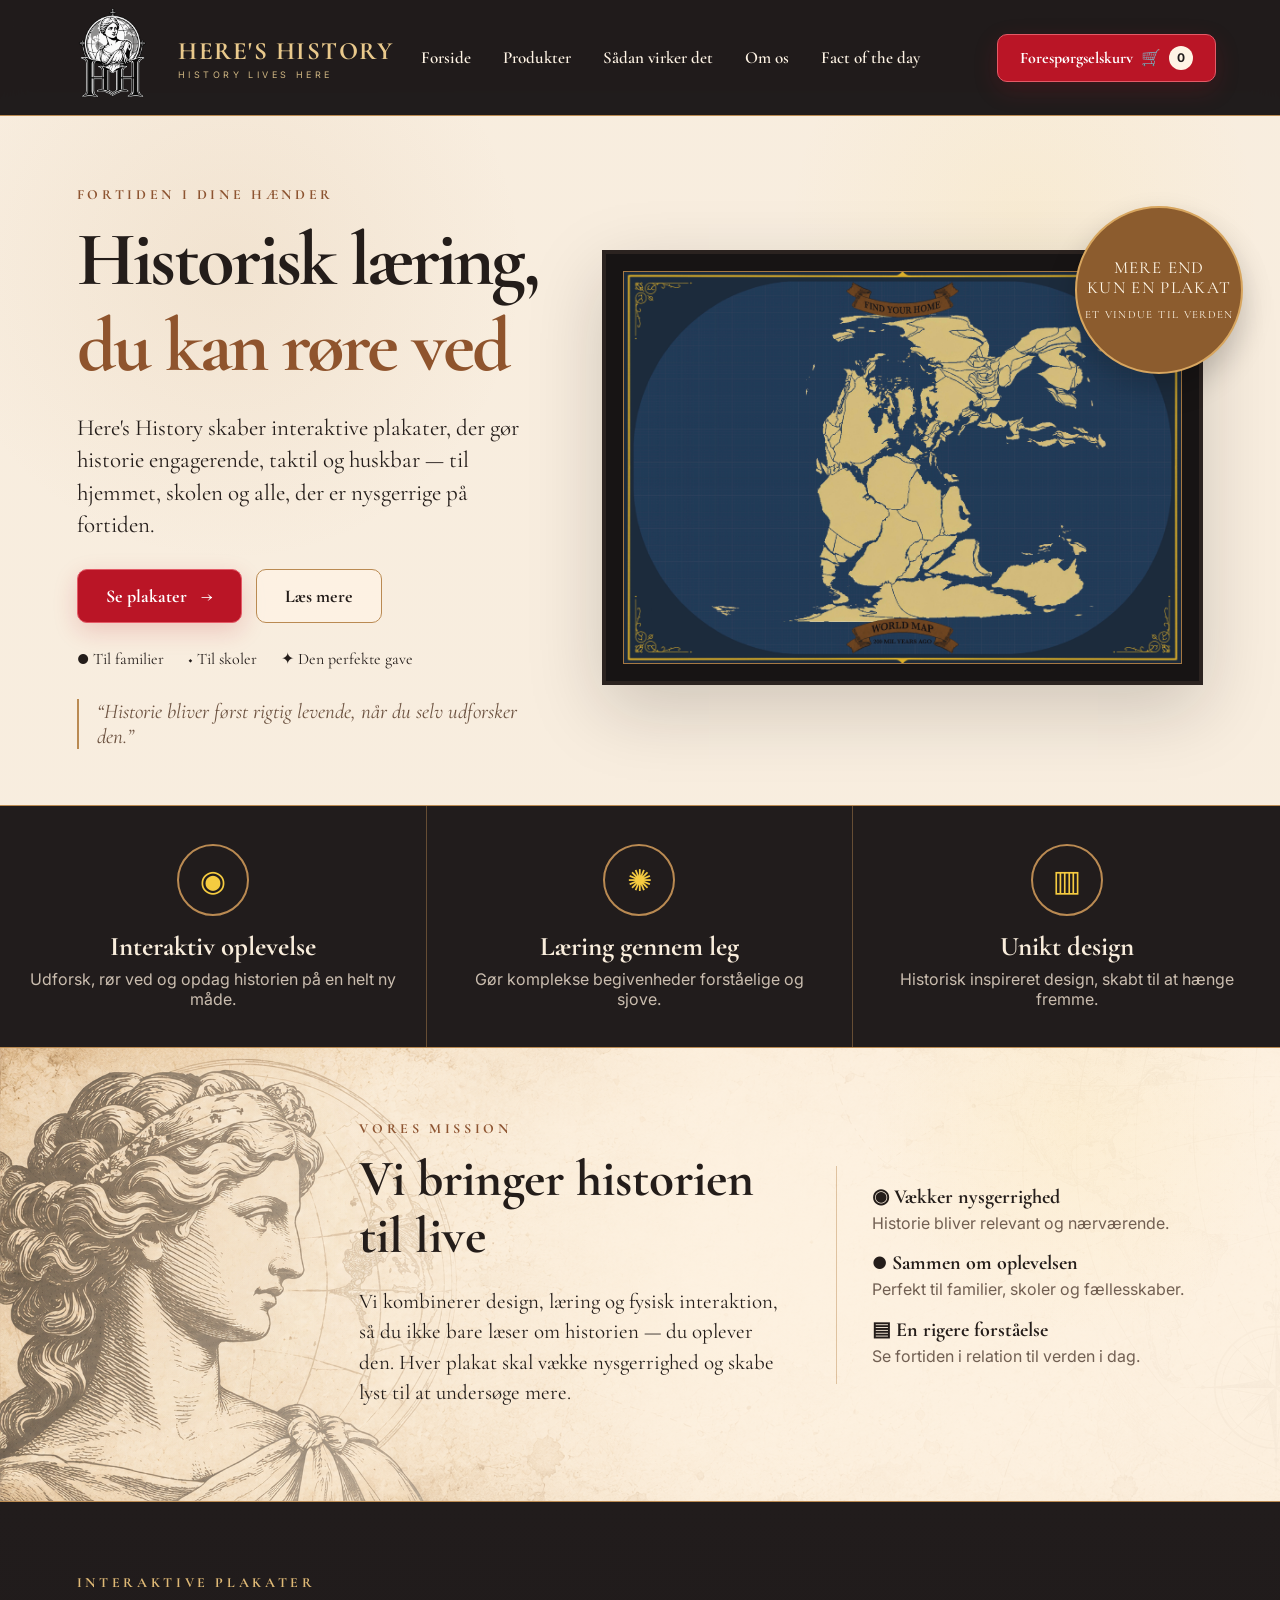
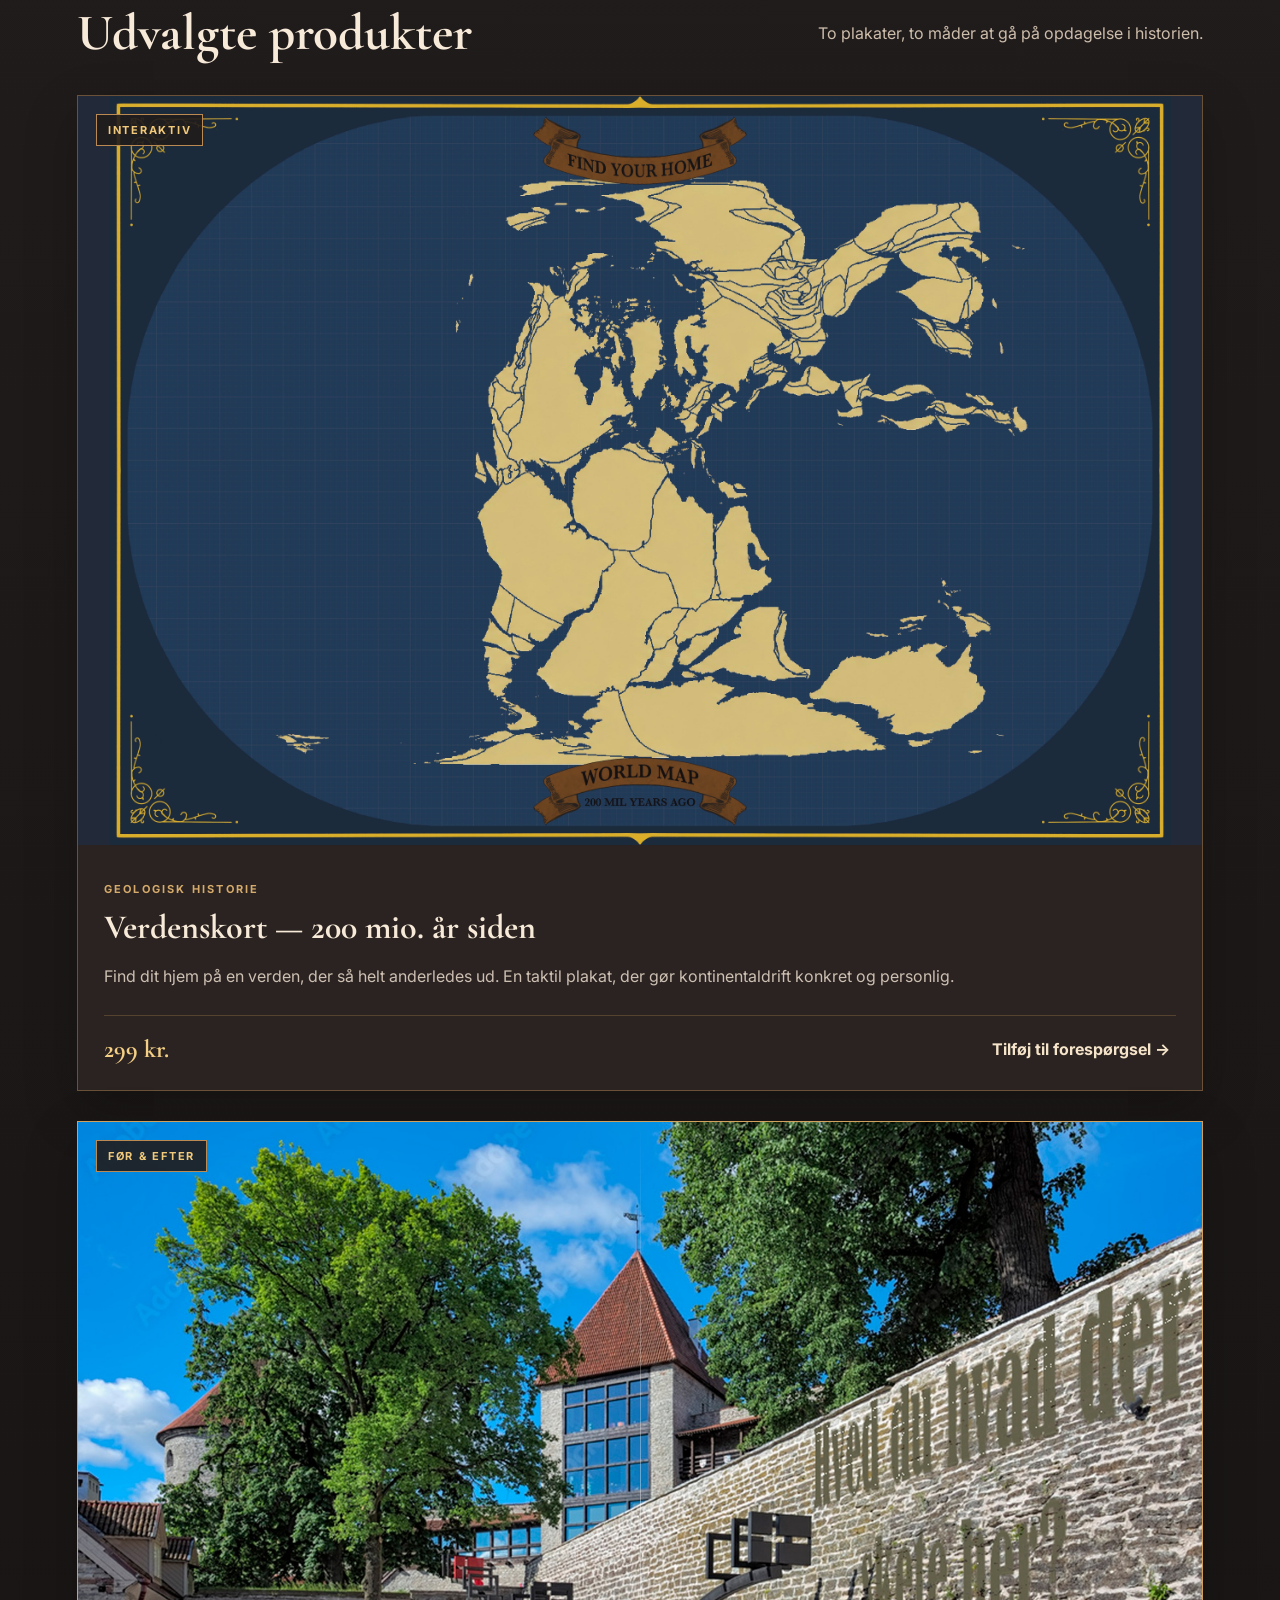
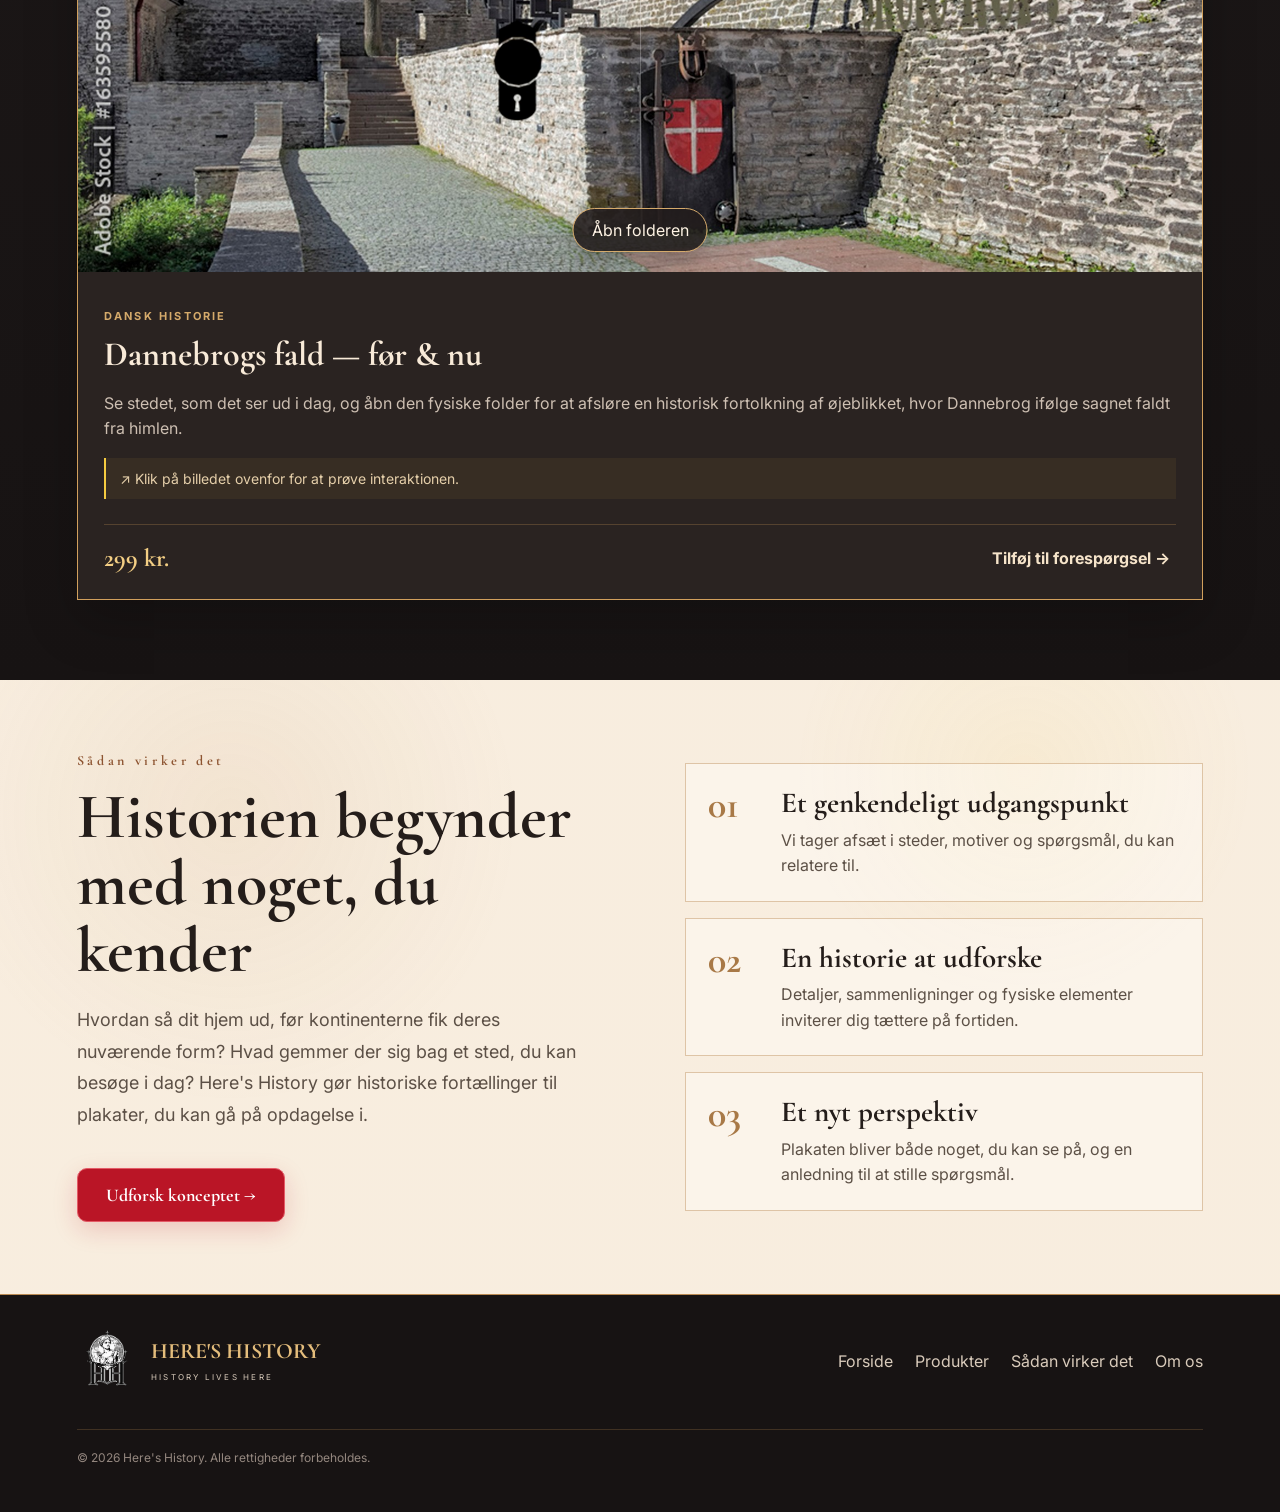
<file: index.html>
<!doctype html>
<html lang="da">

<head>
  <meta charset="utf-8" />
  <meta name="viewport" content="width=device-width, initial-scale=1" />

  <meta
          name="description"
          content="Here's History – historisk læring gennem interaktive plakater."
  />

  <title>Here's History — Historisk læring, du kan røre ved</title>

  <!-- Google Fonts -->
  <link rel="preconnect" href="https://fonts.googleapis.com">
  <link rel="preconnect" href="https://fonts.gstatic.com" crossorigin>

  <link
          href="https://fonts.googleapis.com/css2?family=Cormorant+Garamond:wght@500;600;700&family=Inter:wght@400;500;600;700&display=swap"
          rel="stylesheet"
  >

  <!-- CSS -->
  <link rel="stylesheet" href="style.css" />
  <link rel="stylesheet" href="forespoergsel.css" />

  <!-- JavaScript -->
  <script src="script.js" defer></script>
  <script src="forespoergsel.js" defer></script>
  <link rel="stylesheet" href="responsive.css">
</head>

<body>


<!-- =====================================================
     HEADER / NAVIGATION
====================================================== -->

<header class="site-header" id="top">

  <!-- Logo -->
  <a
          class="brand"
          href="#top"
          aria-label="Here's History forside"
  >

    <img
            src="assets/logo.png"
            alt="Here's History logo"
    />

    <div>
        <span class="brand-name">
          HERE'S HISTORY
        </span>

      <span class="brand-tagline">
          HISTORY LIVES HERE
        </span>
    </div>

  </a>


  <!-- Mobile menu button -->
  <button
          class="menu-toggle"
          aria-label="Åbn menu"
          aria-expanded="false"
  >
    ☰
  </button>


  <!-- Navigation -->

  <nav class="main-nav" aria-label="Primær navigation">

    <a class="active" href="index.html">
      Forside
    </a>

    <a href="produkt.html">
      Produkter
    </a>

    <a href="saadan-virker-det.html">
      Sådan virker det
    </a>

    <a href="omos.html">
      Om os
    </a>

    <a href="fact.html">
      Fact of the day
    </a>

    <a class="mobile-inquiry-link" href="forespoergsel.html">
      Forespørgselskurv (<span class="cart-count">0</span>)
    </a>

  </nav>


  <!-- Forespørgselskurv -->
  <a
          class="btn btn-red btn-small inquiry-nav"
          href="forespoergsel.html"
  >
    Forespørgselskurv
    <span aria-hidden="true">🛒</span>
    <span class="cart-count" aria-label="Antal produkter">0</span>
  </a>

</header>



<main>


  <!-- =====================================================
       SECTION 1: HERO
  ====================================================== -->

  <section class="hero parchment-section">


    <!-- Hero text -->
    <div class="hero-copy reveal">

      <p class="eyebrow">
        FORTIDEN I DINE HÆNDER
      </p>

      <h1>
        Historisk læring,
        <br>
        <span>du kan røre ved</span>
      </h1>

      <p class="lead">
        Here's History skaber interaktive plakater,
        der gør historie engagerende, taktil og huskbar
        — til hjemmet, skolen og alle, der er
        nysgerrige på fortiden.
      </p>


      <!-- Hero buttons -->
      <div class="hero-actions">

        <a
                class="btn btn-red"
                href="produkt.html"
        >
          Se plakater
          <span>→</span>
        </a>

        <a
                class="btn btn-outline"
                href="omos.html"
        >
          Læs mere
        </a>

      </div>


      <!-- Target groups -->
      <div class="audiences">

          <span>
            ● Til familier
          </span>

        <span>
            ◆ Til skoler
          </span>

        <span>
            ✦ Den perfekte gave
          </span>

      </div>


      <!-- Quote -->
      <blockquote>
        “Historie bliver først rigtig levende,
        når du selv udforsker den.”
      </blockquote>

    </div>



    <!-- Hero product image -->
    <div class="hero-visual reveal">

      <div class="hero-frame">

        <img
                src="assets/world-map.png"
                alt="Interaktiv verdenskort-plakat fra Here's History"
        />

      </div>


      <!-- Hero badge -->
      <div class="hero-badge">

        MERE END
        <br>

        KUN EN PLAKAT
        <br>

        <span>
            ET VINDUE TIL VERDEN
          </span>

      </div>

    </div>

  </section>



  <!-- =====================================================
       SECTION 2: BENEFITS
  ====================================================== -->

  <section
          class="benefits"
          id="how"
  >


    <!-- Benefit 1 -->
    <article>

      <div class="icon">
        ◉
      </div>

      <h3>
        Interaktiv oplevelse
      </h3>

      <p>
        Udforsk, rør ved og opdag historien
        på en helt ny måde.
      </p>

    </article>


    <!-- Benefit 2 -->
    <article>

      <div class="icon">
        ✺
      </div>

      <h3>
        Læring gennem leg
      </h3>

      <p>
        Gør komplekse begivenheder
        forståelige og sjove.
      </p>

    </article>


    <!-- Benefit 3 -->
    <article>

      <div class="icon">
        ▥
      </div>

      <h3>
        Unikt design
      </h3>

      <p>
        Historisk inspireret design,
        skabt til at hænge fremme.
      </p>

    </article>

  </section>



  <!-- =====================================================
      SECTION 3: ABOUT / MISSION
 ====================================================== -->

  <section
          class="mission mission-banner"
          id="about"
  >

    <!-- Mission text -->
    <div class="mission-copy reveal">

      <p class="eyebrow">
        VORES MISSION
      </p>

      <h2>
        Vi bringer historien til live
      </h2>

      <p>
        Vi kombinerer design, læring og fysisk
        interaktion, så du ikke bare læser om
        historien — du oplever den.

        Hver plakat skal vække nysgerrighed
        og skabe lyst til at undersøge mere.
      </p>

    </div>


    <!-- Mission points -->
    <div class="mission-points reveal">

      <div>
        <strong>
          ◉ Vækker nysgerrighed
        </strong>

        <span>
        Historie bliver relevant og nærværende.
      </span>
      </div>

      <div>
        <strong>
          ● Sammen om oplevelsen
        </strong>

        <span>
        Perfekt til familier, skoler
        og fællesskaber.
      </span>
      </div>

      <div>
        <strong>
          ▤ En rigere forståelse
        </strong>

        <span>
        Se fortiden i relation
        til verden i dag.
      </span>
      </div>

    </div>

  </section>


  <!-- =====================================================
       SECTION 4: PRODUCTS
  ====================================================== -->

  <section
          class="products-section"
          id="products"
  >


    <!-- Products heading -->
    <div class="section-heading">

      <div>

        <p class="eyebrow light">
          INTERAKTIVE PLAKATER
        </p>

        <h2>
          Udvalgte produkter
        </h2>

      </div>


      <p class="section-intro">
        To plakater, to måder at gå på
        opdagelse i historien.
      </p>

    </div>



    <!-- Product grid -->
    <div class="product-grid">


      <!-- =================================================
           PRODUCT 1: WORLD MAP
      ================================================== -->

      <article class="product-card reveal">


        <!-- Product image -->
        <div class="product-media map-product">

          <img
                  src="assets/world-map.png"
                  alt="Verdenskort 200 millioner år siden"
          />

          <span class="product-chip">
              INTERAKTIV
            </span>

        </div>



        <!-- Product information -->
        <div class="product-info">

          <p class="product-kicker">
            GEOLOGISK HISTORIE
          </p>

          <h3>
            Verdenskort — 200 mio. år siden
          </h3>

          <p>
            Find dit hjem på en verden,
            der så helt anderledes ud.

            En taktil plakat, der gør
            kontinentaldrift konkret og personlig.
          </p>


          <div class="product-bottom">

            <strong>
              299 kr.
            </strong>

            <button class="text-link add-to-inquiry" type="button" data-product="verdenskort">
              Tilføj til forespørgsel →
            </button>

          </div>

        </div>

      </article>



      <!-- =================================================
           PRODUCT 2: DANNEBROG
      ================================================== -->

      <article class="product-card featured reveal">


        <!-- Interactive product image -->
        <div
                class="product-media dannebrog-demo"
                data-state="closed"
        >


          <!-- Current image -->
          <img
                  class="dannebrog-img now"
                  src="assets/dannebrog-now.jpg"
                  alt="Nutidigt billede af stedet for fortællingen om Dannebrogs fald"
          />


          <!-- Historical image -->
          <img
                  class="dannebrog-img past"
                  src="assets/dannebrog-open.jpg"
                  alt="Historisk motiv vist når Dannebrog-folderen åbnes"
          />


          <!-- Interactive overlay -->
          <div class="fold-overlay">

            <span class="fold-line"></span>


            <button
                    class="fold-toggle"
                    type="button"
                    aria-pressed="false"
            >

                <span class="closed-label">
                  Åbn folderen
                </span>

              <span class="open-label">
                  Luk folderen
                </span>

            </button>

          </div>


          <span class="product-chip">
              FØR & EFTER
            </span>

        </div>



        <!-- Product information -->
        <div class="product-info">

          <p class="product-kicker">
            DANSK HISTORIE
          </p>

          <h3>
            Dannebrogs fald — før & nu
          </h3>

          <p>
            Se stedet, som det ser ud i dag,
            og åbn den fysiske folder for at
            afsløre en historisk fortolkning af
            øjeblikket, hvor Dannebrog ifølge
            sagnet faldt fra himlen.
          </p>


          <!-- Interaction message -->
          <div class="interaction-note">

              <span>
                ↗
              </span>

            Klik på billedet ovenfor
            for at prøve interaktionen.

          </div>


          <div class="product-bottom">

            <strong>
              299 kr.
            </strong>

            <button class="text-link add-to-inquiry" type="button" data-product="dannebrog">
              Tilføj til forespørgsel →
            </button>

          </div>

        </div>

      </article>

    </div>

  </section>



  <!-- =====================================================
       SECTION 5: HOW IT WORKS
  ====================================================== -->

  <section class="story-strip parchment-section">
    <div class="concept-home">
      <div class="concept-home-intro">
        <p class="eyebrow">Sådan virker det</p>
        <h2>Historien begynder med noget, du kender</h2>
        <p>
          Hvordan så dit hjem ud, før kontinenterne fik deres nuværende form?
          Hvad gemmer der sig bag et sted, du kan besøge i dag?
          Here's History gør historiske fortællinger til plakater,
          du kan gå på opdagelse i.
        </p>
        <a class="btn btn-red" href="saadan-virker-det.html">
          Udforsk konceptet →
        </a>
      </div>

      <div class="concept-home-points">
        <article>
          <span>01</span>
          <div>
            <h3>Et genkendeligt udgangspunkt</h3>
            <p>Vi tager afsæt i steder, motiver og spørgsmål, du kan relatere til.</p>
          </div>
        </article>

        <article>
          <span>02</span>
          <div>
            <h3>En historie at udforske</h3>
            <p>Detaljer, sammenligninger og fysiske elementer inviterer dig tættere på fortiden.</p>
          </div>
        </article>

        <article>
          <span>03</span>
          <div>
            <h3>Et nyt perspektiv</h3>
            <p>Plakaten bliver både noget, du kan se på, og en anledning til at stille spørgsmål.</p>
          </div>
        </article>
      </div>
    </div>
  </section>


</main>



<!-- =====================================================
     FOOTER
====================================================== -->

<footer class="footer">


  <!-- Footer logo -->
  <div class="footer-brand">

    <img
            src="assets/logo.png"
            alt="Here's History logo"
    />

    <div>

      <strong>
        HERE'S HISTORY
      </strong>

      <span>
          HISTORY LIVES HERE
        </span>

    </div>

  </div>



  <!-- Footer navigation -->
  <nav>

    <a href="#top">
      Forside
    </a>

    <a href="produkt.html">
      Produkter
    </a>

    <a href="saadan-virker-det.html">
      Sådan virker det
    </a>

    <a href="omos.html">
      Om os
    </a>

  </nav>



  <!-- Copyright -->
  <p>
    © 2026 Here's History.
    Alle rettigheder forbeholdes.
  </p>

</footer>


</body>
</html>
</file>
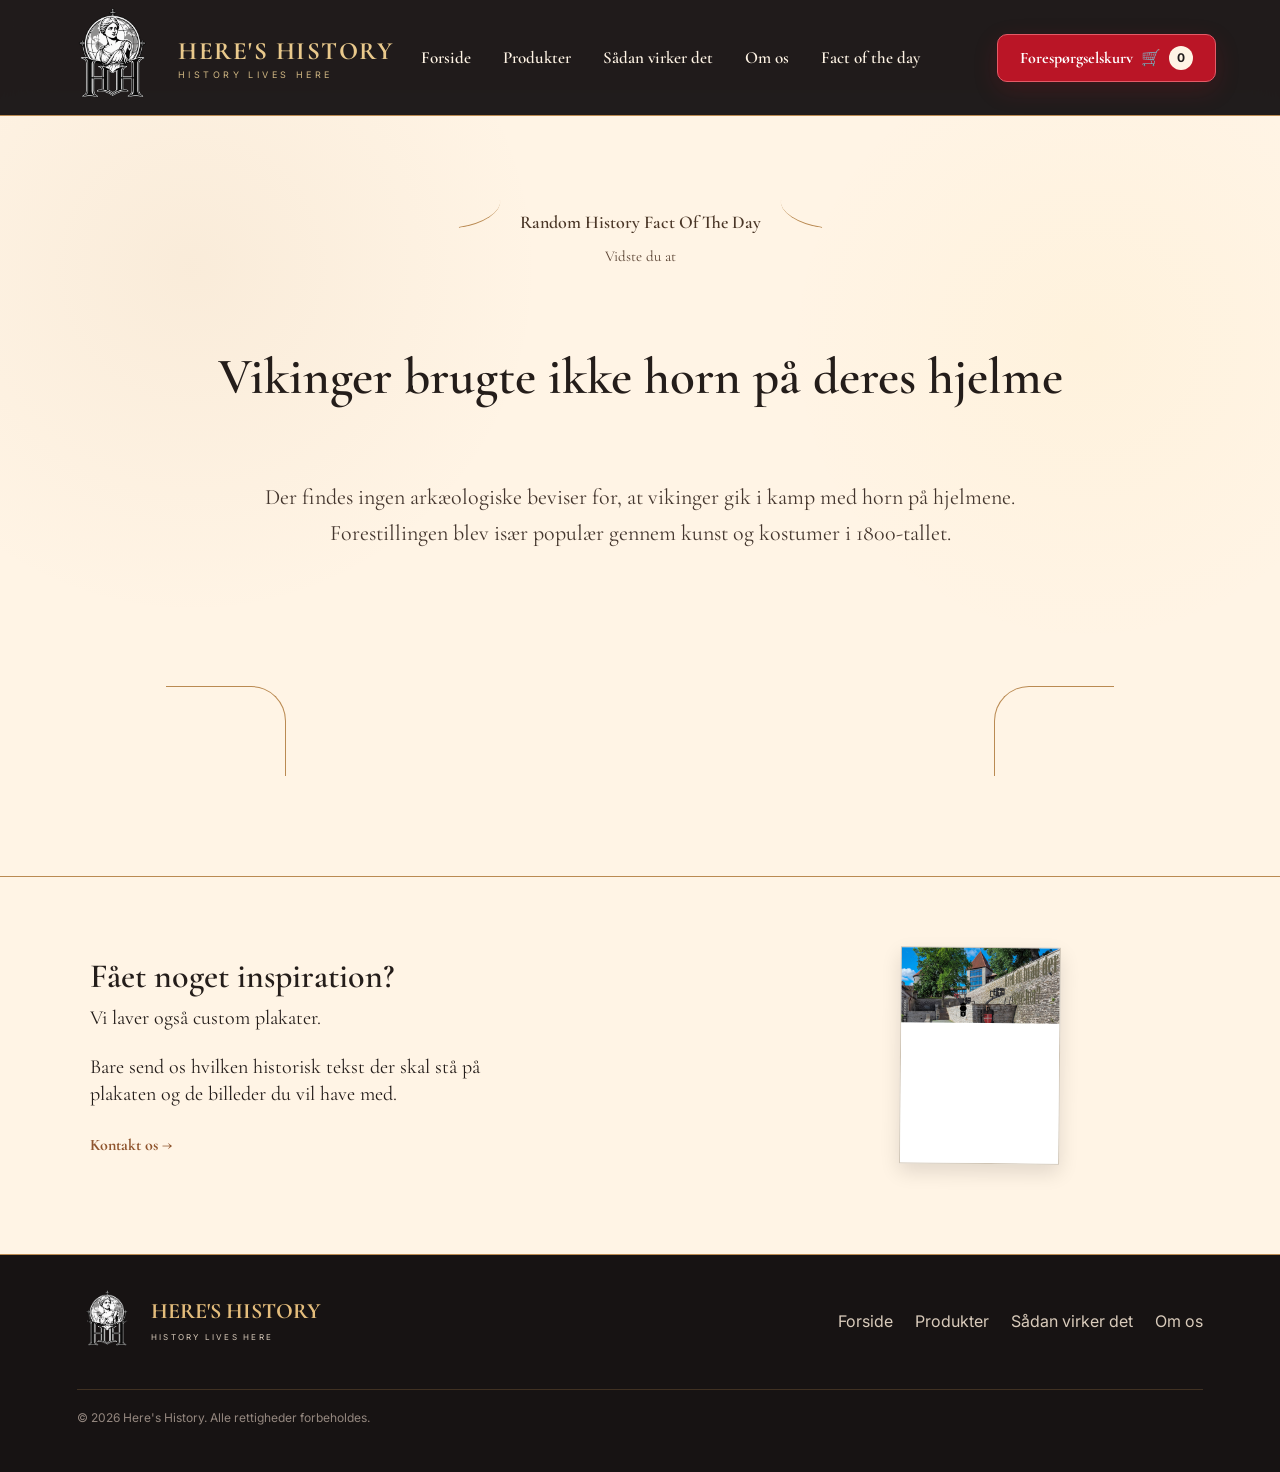
<file: fact.html>
<!DOCTYPE html>
<html lang="da">

<head>
    <meta charset="UTF-8">
    <meta name="viewport" content="width=device-width, initial-scale=1.0">

    <title>Fact of the Day | Here's History</title>

    <!-- Google Fonts -->
    <link rel="preconnect" href="https://fonts.googleapis.com">
    <link rel="preconnect" href="https://fonts.gstatic.com" crossorigin>

    <link
            href="https://fonts.googleapis.com/css2?family=Cormorant+Garamond:wght@500;600;700&family=Inter:wght@400;500;600;700&display=swap"
            rel="stylesheet"
    >

    <!-- CSS -->
    <link rel="stylesheet" href="style.css">
    <link rel="stylesheet" href="forespoergsel.css">

    <!-- JavaScript -->
    <script src="script.js" defer></script>
    <script src="forespoergsel.js" defer></script>
  <link rel="stylesheet" href="responsive.css">
</head>

<body class="fact-page">

<!-- =========================================
     HEADER
========================================= -->

<header class="site-header" id="top">

    <a class="brand" href="index.html" aria-label="Here's History forside">

        <img
                src="assets/logo.png"
                alt="Here's History logo"
        >

        <div>
            <span class="brand-name">
                HERE'S HISTORY
            </span>

            <span class="brand-tagline">
                HISTORY LIVES HERE
            </span>
        </div>

    </a>


    <button
            class="menu-toggle"
            aria-label="Åbn menu"
            aria-expanded="false"
    >
        ☰
    </button>


    <nav class="main-nav" aria-label="Primær navigation">

        <a href="index.html">
            Forside
        </a>

        <a href="produkt.html">
            Produkter
        </a>

        <a href="saadan-virker-det.html">
            Sådan virker det
        </a>

        <a href="omos.html">
            Om os
        </a>

        <a
                href="fact.html"
                class="active"
        >
            Fact of the day
        </a>

        <a class="mobile-inquiry-link" href="forespoergsel.html">
            Forespørgselskurv (<span class="cart-count">0</span>)
        </a>

    </nav>


    <a
            class="btn btn-red btn-small inquiry-nav"
            href="forespoergsel.html"
    >
        Forespørgselskurv
        <span aria-hidden="true">🛒</span>
        <span class="cart-count" aria-label="Antal produkter">0</span>
    </a>

</header>


<main class="fact-main">

    <!-- =========================================
         RANDOM FACT
    ========================================== -->

    <section class="fact-hero">

        <div class="fact-heading">

            <div class="fact-heading-line">
                <span></span>

                <p>
                    Random History Fact Of The Day
                </p>

                <span></span>
            </div>


            <button
                    class="fact-random-button"
                    id="newFactButton"
                    type="button"
            >
                Vidste du at
            </button>

        </div>


        <div class="fact-content">

            <h1 id="factTitle">
                Random history fact Here!
            </h1>

            <p id="factText">
                Context...
            </p>

        </div>


        <!-- Decorative corners -->

        <span class="fact-decoration fact-decoration-left"></span>

        <span class="fact-decoration fact-decoration-right"></span>

    </section>



    <!-- =========================================
         CUSTOM POSTER SECTION
    ========================================== -->

    <section class="fact-custom">

        <div class="fact-custom-inner">

            <div class="fact-custom-text">

                <h2>
                    Fået noget inspiration?
                </h2>

                <p>
                    Vi laver også custom plakater.
                </p>

                <p>
                    Bare send os hvilken historisk tekst
                    der skal stå på plakaten og de billeder
                    du vil have med.
                </p>

                <a
                        href="mailto:kontakt@hereshistory.dk"
                        class="fact-contact-link"
                >
                    Kontakt os →
                </a>

            </div>


            <div class="fact-poster-preview">

                <div class="mini-poster">

                    <img
                            src="assets/dannebrog-now.jpg"
                            alt="Eksempel på historisk plakat"
                    >

                    <div class="mini-poster-space"></div>

                </div>

            </div>

        </div>

    </section>

</main>



<!-- =========================================
     FOOTER
========================================= -->

<footer class="footer">

    <div class="footer-brand">

        <img
                src="assets/logo.png"
                alt="Here's History logo"
        >

        <div>

            <strong>
                HERE'S HISTORY
            </strong>

            <span>
                HISTORY LIVES HERE
            </span>

        </div>

    </div>


    <nav>

        <a href="index.html">
            Forside
        </a>

        <a href="index.html#products">
            Produkter
        </a>

        <a href="saadan-virker-det.html">
            Sådan virker det
        </a>

        <a href="index.html#about">
            Om os
        </a>

    </nav>


    <p>
        © 2026 Here's History.
        Alle rettigheder forbeholdes.
    </p>

</footer>

</body>
</html>
</file>
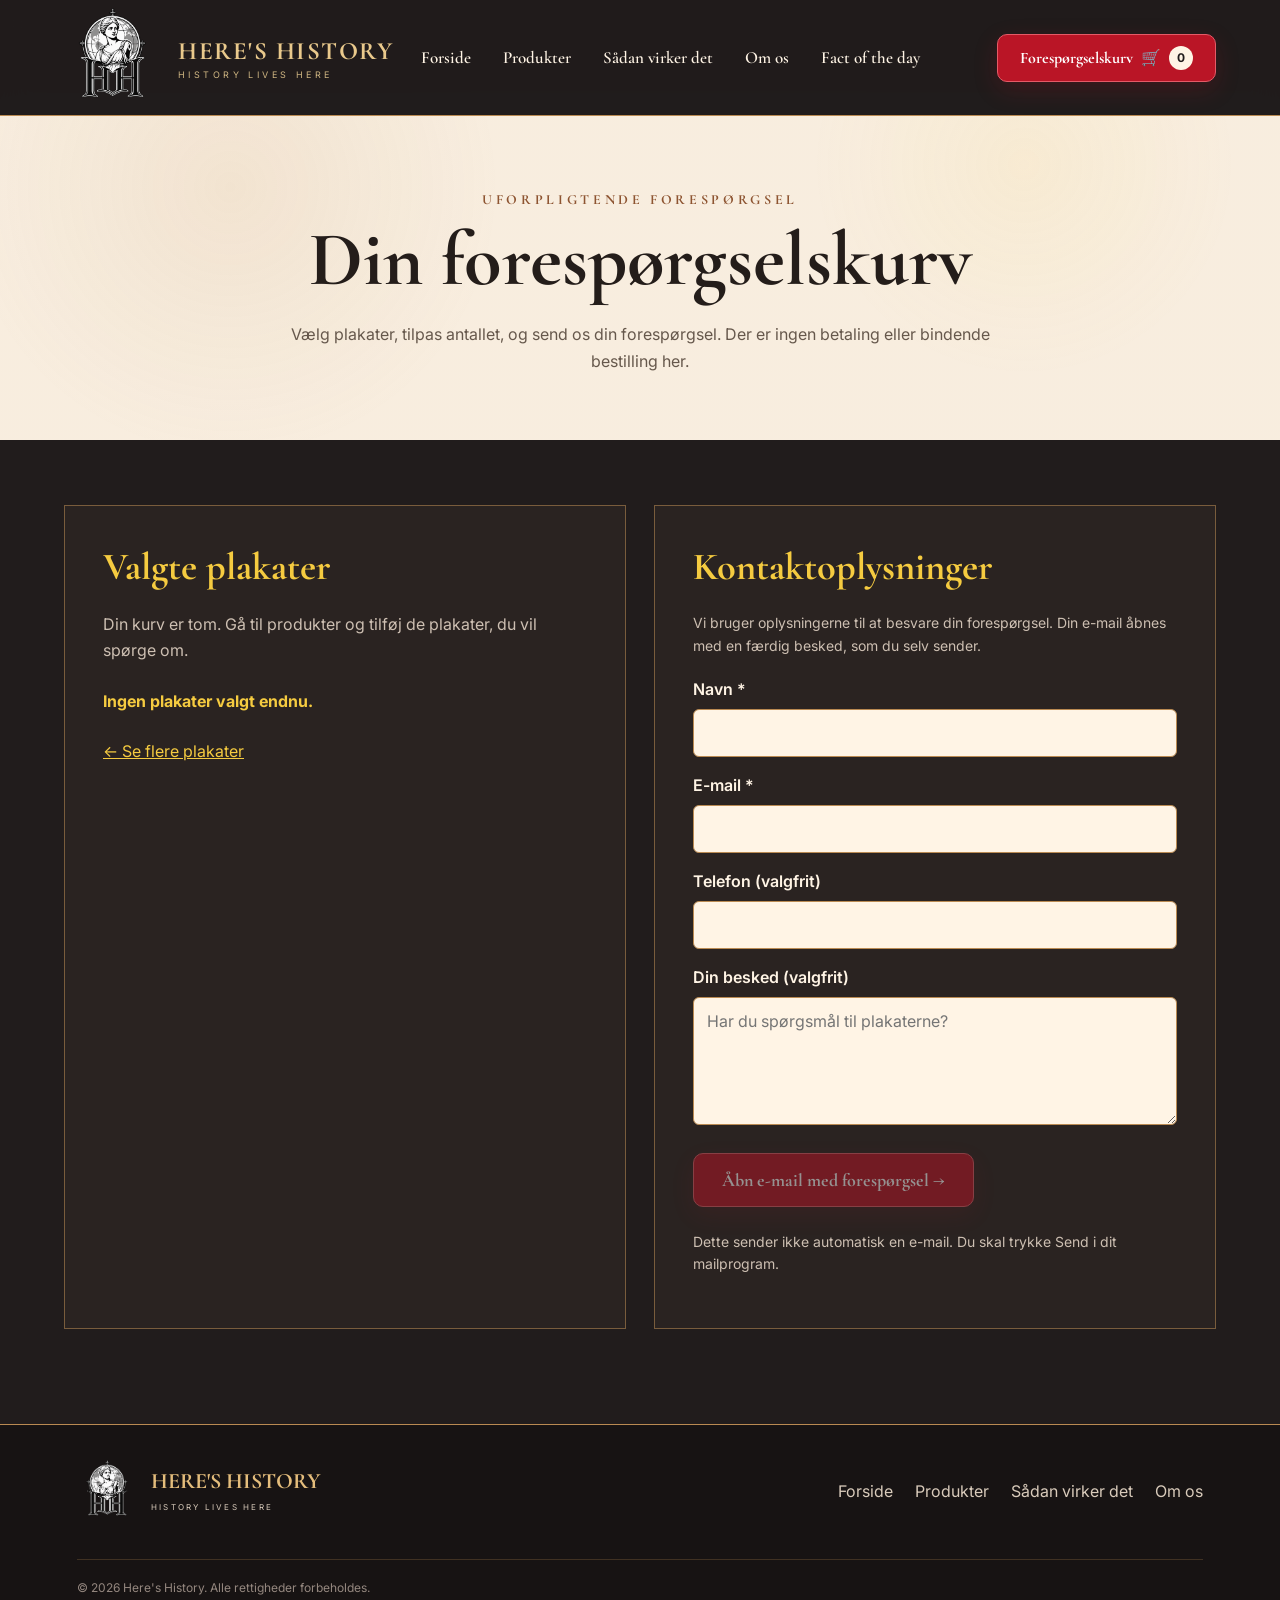
<file: forespoergsel.html>
<!doctype html>
<html lang="da">
<head>
  <meta charset="utf-8">
  <meta name="viewport" content="width=device-width, initial-scale=1">
  <meta name="description" content="Saml de plakater, du er interesseret i, og send en uforpligtende forespørgsel til Here's History.">
  <title>Forespørgselskurv | Here's History</title>
  <link rel="preconnect" href="https://fonts.googleapis.com">
  <link rel="preconnect" href="https://fonts.gstatic.com" crossorigin>
  <link href="https://fonts.googleapis.com/css2?family=Cormorant+Garamond:wght@500;600;700&family=Inter:wght@400;500;600;700&display=swap" rel="stylesheet">
  <link rel="stylesheet" href="style.css">
  <link rel="stylesheet" href="undersider.css">
  <link rel="stylesheet" href="forespoergsel.css">
  <script src="script.js" defer></script>
  <script src="forespoergsel.js" defer></script>
  <link rel="stylesheet" href="responsive.css">
</head>
<body class="subpage inquiry-page">
<header class="site-header" id="top">
  <a class="brand" href="index.html" aria-label="Here's History forside">
    <img src="assets/logo.png" alt="Here's History logo">
    <div><span class="brand-name">HERE'S HISTORY</span><span class="brand-tagline">HISTORY LIVES HERE</span></div>
  </a>
  <button class="menu-toggle" type="button" aria-label="Åbn menu" aria-expanded="false" aria-controls="main-navigation">☰</button>
  <nav class="main-nav" id="main-navigation" aria-label="Primær navigation">
    <a href="index.html">Forside</a>
    <a href="produkt.html">Produkter</a>
    <a href="saadan-virker-det.html">Sådan virker det</a>
    <a href="omos.html">Om os</a>
    <a href="fact.html">Fact of the day</a>
    <a class="mobile-inquiry-link" href="forespoergsel.html" aria-current="page">Forespørgselskurv (<span class="cart-count">0</span>)</a>
  </nav>
  <a class="btn btn-red btn-small inquiry-nav" href="forespoergsel.html" aria-current="page">Forespørgselskurv <span aria-hidden="true">🛒</span> <span class="cart-count" aria-label="Antal produkter">0</span></a>
</header>
<main>
  <section class="inquiry-hero parchment-section">
    <p class="eyebrow">UFORPLIGTENDE FORESPØRGSEL</p>
    <h1>Din forespørgselskurv</h1>
    <p>Vælg plakater, tilpas antallet, og send os din forespørgsel. Der er ingen betaling eller bindende bestilling her.</p>
  </section>
  <section class="inquiry-layout" aria-label="Forespørgsel">
    <div class="inquiry-panel">
      <h2>Valgte plakater</h2>
      <div id="inquiry-items" aria-live="polite"></div>
      <div class="inquiry-summary" id="inquiry-summary"></div>
      <a class="inquiry-back" href="produkt.html">← Se flere plakater</a>
    </div>
    <div class="inquiry-panel">
      <h2>Kontaktoplysninger</h2>
      <p class="inquiry-help">Vi bruger oplysningerne til at besvare din forespørgsel. Din e-mail åbnes med en færdig besked, som du selv sender.</p>
      <form id="inquiry-form">
        <label for="inquiry-name">Navn *</label>
        <input id="inquiry-name" name="name" autocomplete="name" maxlength="100" required>
        <label for="inquiry-email">E-mail *</label>
        <input id="inquiry-email" name="email" type="email" autocomplete="email" maxlength="150" required>
        <label for="inquiry-phone">Telefon (valgfrit)</label>
        <input id="inquiry-phone" name="phone" type="tel" autocomplete="tel" maxlength="40">
        <label for="inquiry-message">Din besked (valgfrit)</label>
        <textarea id="inquiry-message" name="message" rows="5" maxlength="2000" placeholder="Har du spørgsmål til plakaterne?"></textarea>
        <button class="btn btn-red" type="submit" id="send-inquiry">Åbn e-mail med forespørgsel →</button>
        <p class="inquiry-help" id="inquiry-status" role="status">Dette sender ikke automatisk en e-mail. Du skal trykke Send i dit mailprogram.</p>
      </form>
    </div>
  </section>
</main>
<footer class="footer">
  <div class="footer-brand"><img src="assets/logo.png" alt="Here's History logo"><div><strong>HERE'S HISTORY</strong><span>HISTORY LIVES HERE</span></div></div>
  <nav aria-label="Footer navigation"><a href="index.html">Forside</a><a href="produkt.html">Produkter</a><a href="saadan-virker-det.html">Sådan virker det</a><a href="omos.html">Om os</a></nav>
  <p>© 2026 Here's History. Alle rettigheder forbeholdes.</p>
</footer>
</body>
</html>
</file>
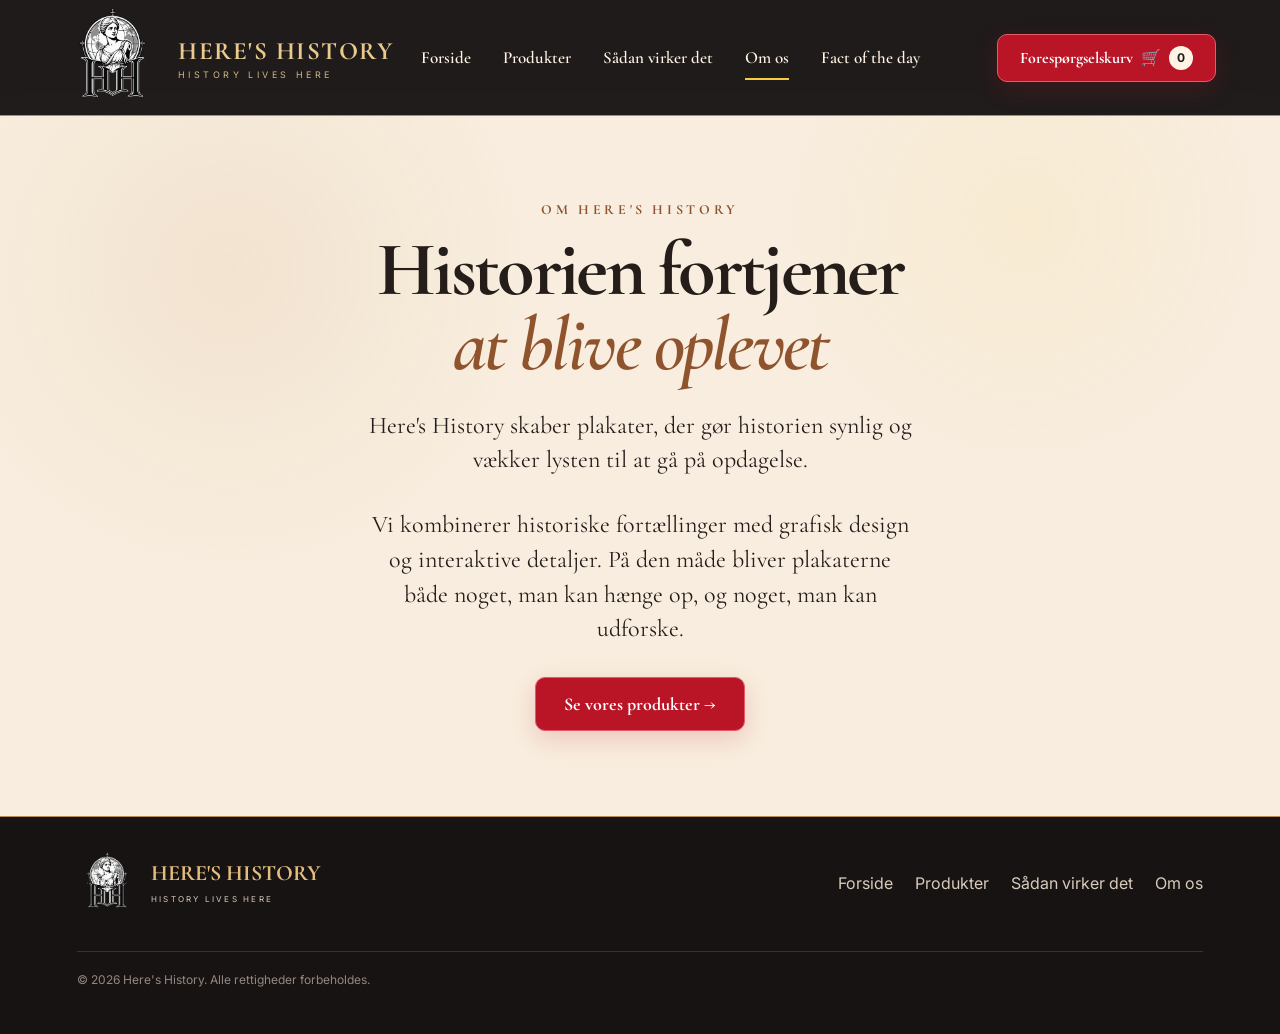
<file: omos.html>
<!doctype html>
<html lang="da">

<head>
  <meta charset="utf-8">

  <meta name="viewport" content="width=device-width, initial-scale=1">

  <meta
          name="description"
          content="Lær Here's History og vores mission om interaktiv historielæring at kende."
  >

  <title>Om os | Here's History</title>

  <!-- Google Fonts -->
  <link rel="preconnect" href="https://fonts.googleapis.com">
  <link rel="preconnect" href="https://fonts.gstatic.com" crossorigin>

  <link
          href="https://fonts.googleapis.com/css2?family=Cormorant+Garamond:wght@500;600;700&family=Inter:wght@400;500;600;700&display=swap"
          rel="stylesheet"
  >

  <!-- CSS -->
  <link rel="stylesheet" href="style.css">
  <link rel="stylesheet" href="undersider.css">
  <link rel="stylesheet" href="forespoergsel.css">

  <!-- JavaScript -->
  <script src="script.js" defer></script>
  <script src="forespoergsel.js" defer></script>

  <link rel="stylesheet" href="responsive.css">
</head>


<body class="subpage about-page">


<!-- =====================================================
     HEADER / NAVIGATION
====================================================== -->

<header class="site-header" id="top">

  <!-- Logo -->
  <a
          class="brand"
          href="index.html"
          aria-label="Here's History forside"
  >

    <img
            src="assets/logo.png"
            alt="Here's History logo"
    >

    <div>

            <span class="brand-name">
                HERE'S HISTORY
            </span>

      <span class="brand-tagline">
                HISTORY LIVES HERE
            </span>

    </div>

  </a>


  <!-- Mobile menu button -->
  <button
          class="menu-toggle"
          type="button"
          aria-label="Åbn menu"
          aria-expanded="false"
          aria-controls="main-navigation"
  >
    ☰
  </button>


  <!-- Navigation -->
  <nav
          class="main-nav"
          id="main-navigation"
          aria-label="Primær navigation"
  >

    <a href="index.html">
      Forside
    </a>

    <a href="produkt.html">
      Produkter
    </a>

    <a href="saadan-virker-det.html">
      Sådan virker det
    </a>

    <a
            class="active"
            aria-current="page"
            href="omos.html"
    >
      Om os
    </a>

    <a href="fact.html">
      Fact of the day
    </a>

    <a class="mobile-inquiry-link" href="forespoergsel.html">
      Forespørgselskurv (<span class="cart-count">0</span>)
    </a>

  </nav>


  <!-- Forespørgselskurv -->
  <a
          class="btn btn-red btn-small inquiry-nav"
          href="forespoergsel.html"
  >
    Forespørgselskurv
    <span aria-hidden="true">🛒</span>
    <span class="cart-count" aria-label="Antal produkter">0</span>
  </a>

</header>



<!-- =====================================================
     MAIN CONTENT
====================================================== -->

<main>
  <section class="sub-hero parchment-section">
    <div class="sub-hero-inner reveal">
      <p class="eyebrow">OM HERE'S HISTORY</p>

      <h1>
        Historien fortjener<br>
        <em>at blive oplevet</em>
      </h1>

      <p>
        Here's History skaber plakater, der gør historien synlig
        og vækker lysten til at gå på opdagelse.
      </p>

      <p>
        Vi kombinerer historiske fortællinger med grafisk design
        og interaktive detaljer. På den måde bliver plakaterne
        både noget, man kan hænge op, og noget, man kan udforske.
      </p>

      <a class="btn btn-red" href="produkt.html">
        Se vores produkter →
      </a>
    </div>
  </section>
</main>



<!-- =====================================================
     FOOTER
====================================================== -->

<footer class="footer">


  <!-- Footer logo -->
  <div class="footer-brand">

    <img
            src="assets/logo.png"
            alt="Here's History logo"
    >

    <div>

      <strong>
        HERE'S HISTORY
      </strong>

      <span>
                HISTORY LIVES HERE
            </span>

    </div>

  </div>



  <!-- Footer navigation -->
  <nav aria-label="Footer navigation">

    <a href="index.html">
      Forside
    </a>

    <a href="produkt.html">
      Produkter
    </a>

    <a href="saadan-virker-det.html">
      Sådan virker det
    </a>

    <a href="omos.html">
      Om os
    </a>

  </nav>



  <!-- Copyright -->
  <p>
    © 2026 Here's History.
    Alle rettigheder forbeholdes.
  </p>


</footer>


</body>
</html>
</file>
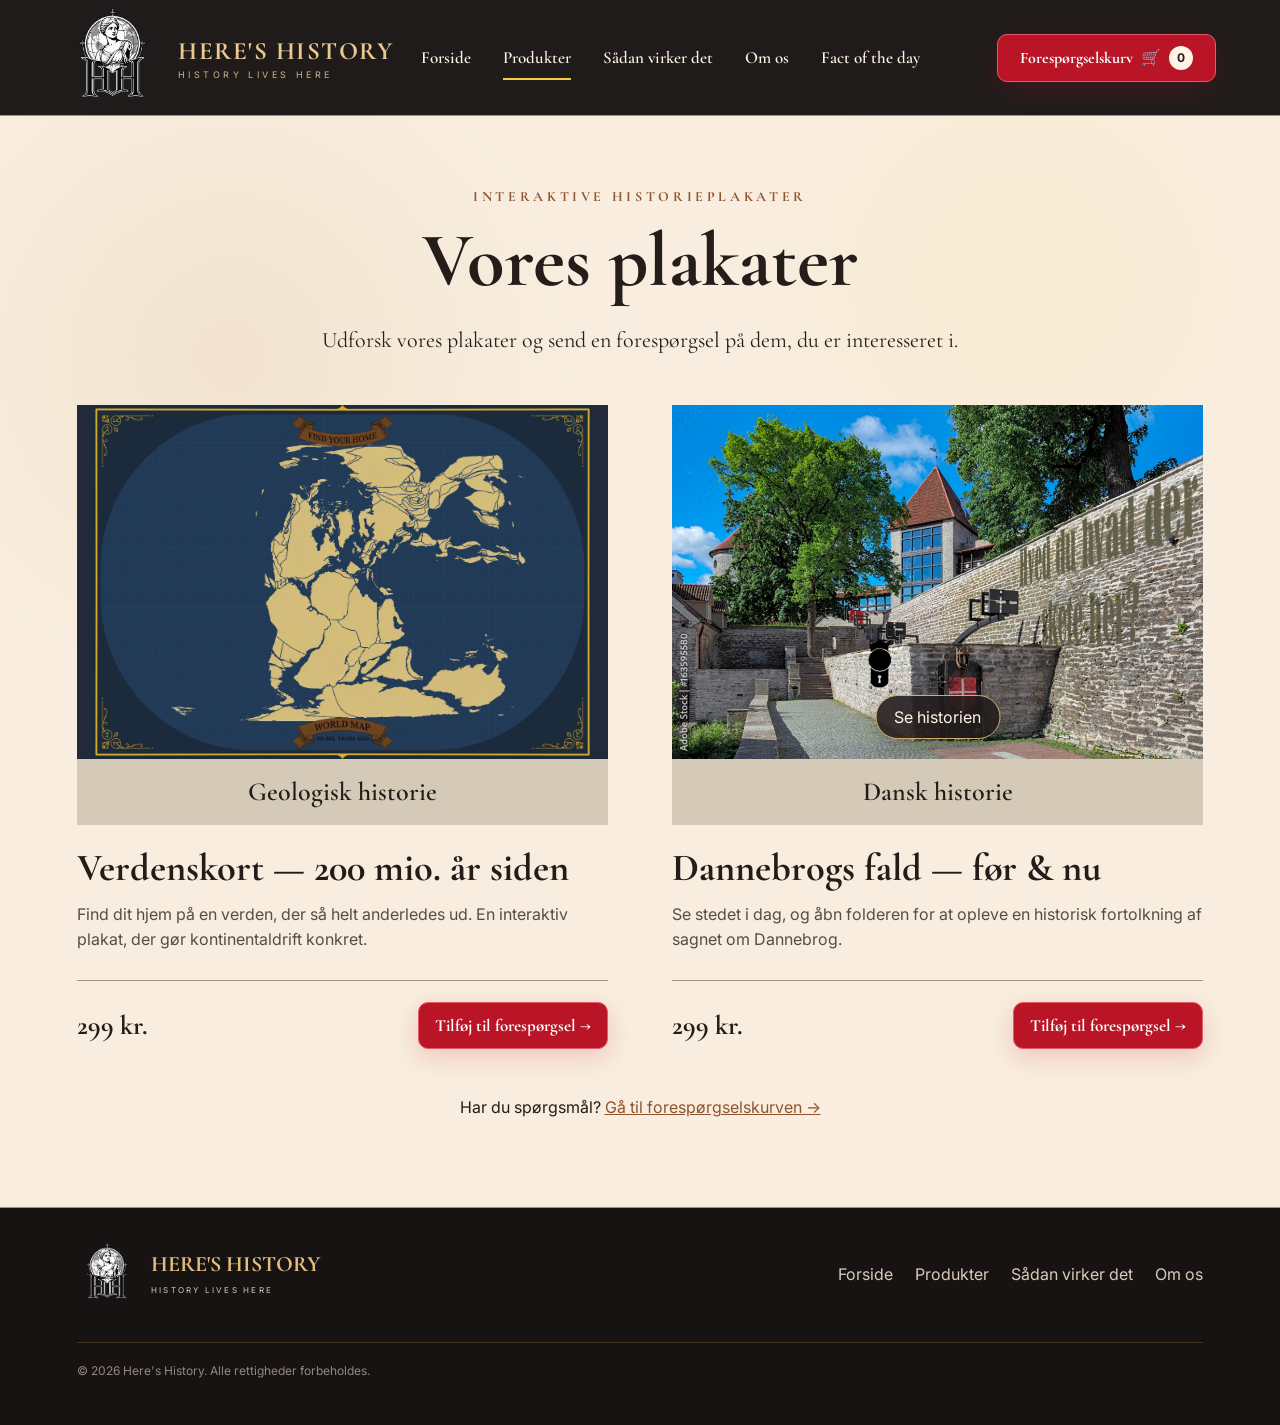
<file: produkt.html>
<!doctype html>
<html lang="da">

<head>
  <meta charset="utf-8">

  <meta
          name="viewport"
          content="width=device-width, initial-scale=1"
  >

  <meta
          name="description"
          content="Udforsk interaktive historieplakater fra Here's History."
  >

  <title>Produkter | Here's History</title>


  <!-- Google Fonts -->
  <link rel="preconnect" href="https://fonts.googleapis.com">

  <link
          rel="preconnect"
          href="https://fonts.gstatic.com"
          crossorigin
  >

  <link
          href="https://fonts.googleapis.com/css2?family=Cormorant+Garamond:wght@500;600;700&family=Inter:wght@400;500;600;700&display=swap"
          rel="stylesheet"
  >


  <!-- CSS -->
  <link rel="stylesheet" href="style.css">
  <link rel="stylesheet" href="undersider.css">
  <link rel="stylesheet" href="forespoergsel.css">


  <!-- JavaScript -->
  <script src="script.js" defer></script>
  <script src="forespoergsel.js" defer></script>

<link rel="stylesheet" href="responsive.css">
</head>


<body class="subpage product-page">
<header class="site-header" id="top">


  <!-- Logo -->
  <a
          class="brand"
          href="index.html"
          aria-label="Here's History forside"
  >

    <img
            src="assets/logo.png"
            alt="Here's History logo"
    >

    <div>

            <span class="brand-name">
                HERE'S HISTORY
            </span>

      <span class="brand-tagline">
                HISTORY LIVES HERE
            </span>

    </div>

  </a>



  <!-- Mobile menu button -->
  <button
          class="menu-toggle"
          type="button"
          aria-label="Åbn menu"
          aria-expanded="false"
          aria-controls="main-navigation"
  >
    ☰
  </button>



  <!-- Navigation -->
  <nav
          class="main-nav"
          id="main-navigation"
          aria-label="Primær navigation"
  >

    <a href="index.html">
      Forside
    </a>

    <a
            class="active"
            aria-current="page"
            href="produkt.html"
    >
      Produkter
    </a>

    <a href="saadan-virker-det.html">
      Sådan virker det
    </a>

    <a href="omos.html">
      Om os
    </a>

    <a href="fact.html">
      Fact of the day
    </a>

    <a class="mobile-inquiry-link" href="forespoergsel.html">
      Forespørgselskurv (<span class="cart-count">0</span>)
    </a>

  </nav>



  <!-- Forespørgselskurv -->
  <a
          class="btn btn-red btn-small inquiry-nav"
          href="forespoergsel.html"
  >
    Forespørgselskurv
    <span aria-hidden="true">🛒</span>
    <span class="cart-count" aria-label="Antal produkter">0</span>
  </a>


</header>
<main class="catalog-main parchment-section">
  <section class="catalog-section" aria-labelledby="catalog-heading">
    <div class="catalog-heading">
      <p class="eyebrow">INTERAKTIVE HISTORIEPLAKATER</p>
      <h1 id="catalog-heading">Vores plakater</h1>
      <p>Udforsk vores plakater og send en forespørgsel på dem, du er interesseret i.</p>
    </div>

    <div class="catalog-grid">
      <article class="catalog-card">
        <div class="catalog-image">
          <img src="assets/world-map.png"
               alt="Verdenskort over verden for 200 millioner år siden"
               loading="lazy">
        </div>

        <div class="catalog-bio">Geologisk historie</div>

        <div class="catalog-info">
          <h2>Verdenskort — 200 mio. år siden</h2>
          <p>Find dit hjem på en verden, der så helt anderledes ud. En interaktiv plakat, der gør kontinentaldrift konkret.</p>

          <div class="catalog-bottom">
            <strong>299 kr.</strong>
            <button class="btn btn-red add-to-inquiry"
                    type="button"
                    data-product="verdenskort">
              Tilføj til forespørgsel →
            </button>
          </div>
        </div>
      </article>

      <article class="catalog-card">
        <div class="catalog-image dannebrog-demo" data-state="closed">
          <img class="dannebrog-img now"
               src="assets/dannebrog-now.jpg"
               alt="Dannebrog – nutidens motiv"
               loading="lazy">
          <img class="dannebrog-img past"
               src="assets/dannebrog-open.jpg"
               alt="Dannebrog – historisk fortolkning"
               loading="lazy">

          <div class="fold-overlay">
            <button class="fold-toggle" type="button" aria-pressed="false">
              <span class="closed-label">Se historien</span>
              <span class="open-label">Se nutiden</span>
            </button>
          </div>
        </div>

        <div class="catalog-bio">Dansk historie</div>

        <div class="catalog-info">
          <h2>Dannebrogs fald — før &amp; nu</h2>
          <p>Se stedet i dag, og åbn folderen for at opleve en historisk fortolkning af sagnet om Dannebrog.</p>

          <div class="catalog-bottom">
            <strong>299 kr.</strong>
            <button class="btn btn-red add-to-inquiry"
                    type="button"
                    data-product="dannebrog">
              Tilføj til forespørgsel →
            </button>
          </div>
        </div>
      </article>
    </div>

    <p class="catalog-help">
      Har du spørgsmål?
      <a href="forespoergsel.html">Gå til forespørgselskurven →</a>
    </p>
  </section>
</main>

<footer class="footer">


  <!-- Footer logo -->
  <div class="footer-brand">

    <img
            src="assets/logo.png"
            alt="Here's History logo"
    >

    <div>

      <strong>
        HERE'S HISTORY
      </strong>

      <span>
                HISTORY LIVES HERE
            </span>

    </div>

  </div>



  <!-- Footer navigation -->
  <nav aria-label="Footer navigation">

    <a href="index.html">
      Forside
    </a>

    <a href="produkt.html">
      Produkter
    </a>

    <a href="saadan-virker-det.html">
      Sådan virker det
    </a>

    <a href="omos.html">
      Om os
    </a>

  </nav>



  <!-- Copyright -->
  <p>
    © 2026 Here's History.
    Alle rettigheder forbeholdes.
  </p>


</footer>
</body></html>
</file>
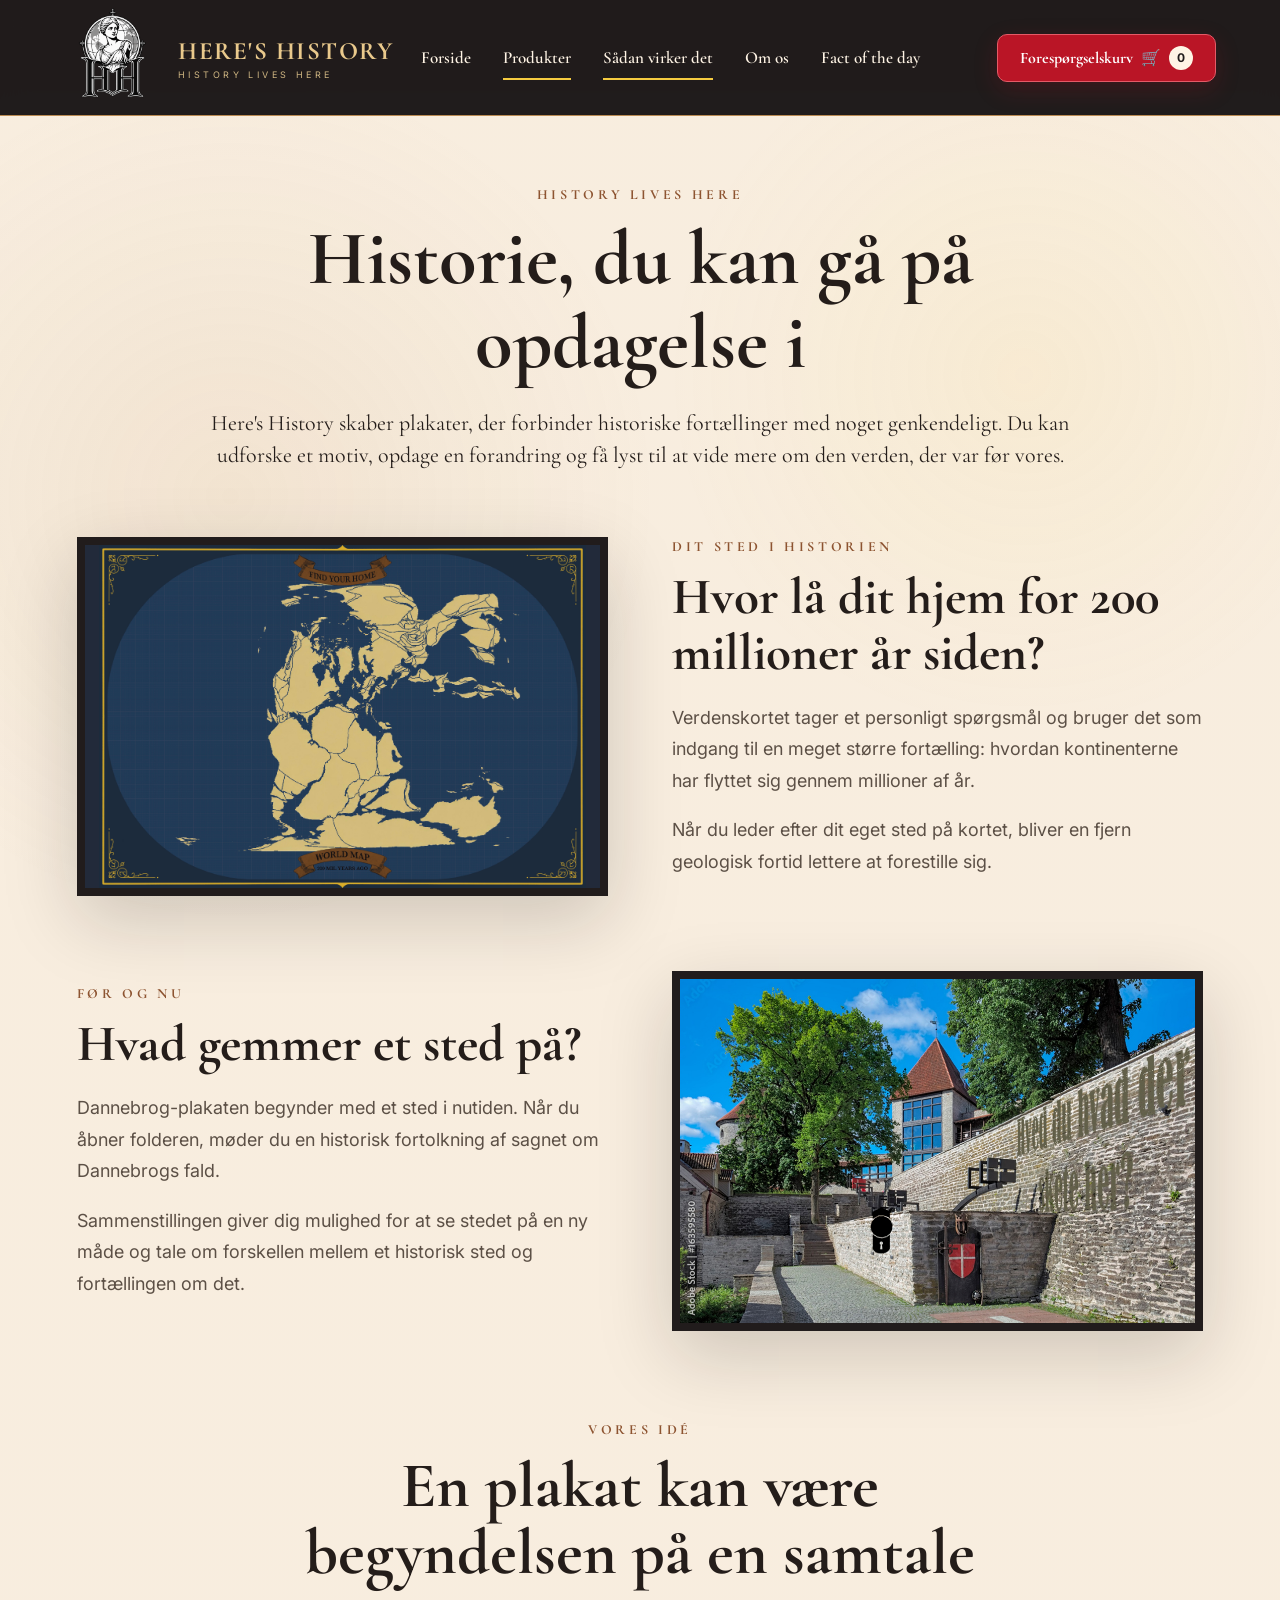
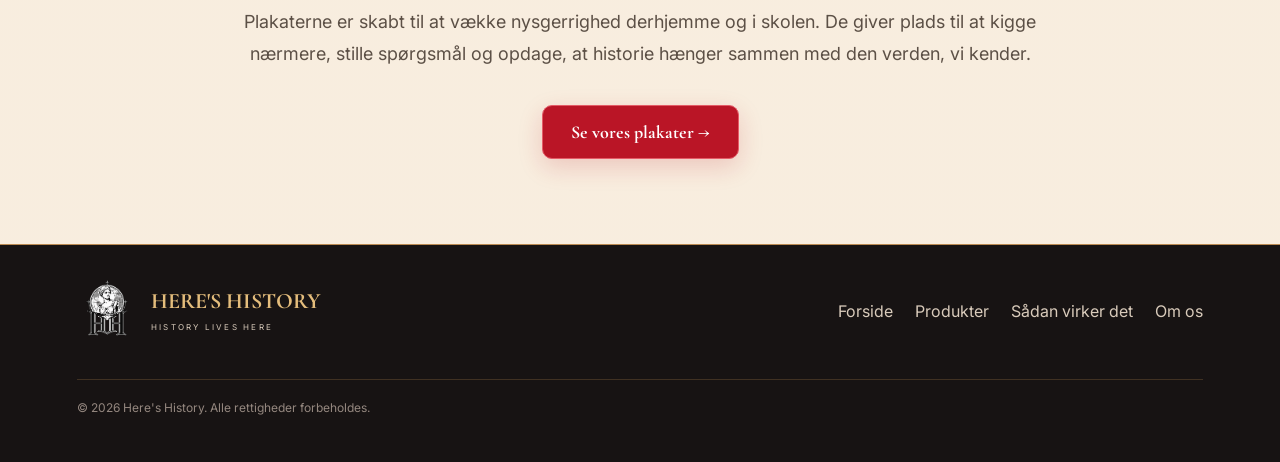
<file: saadan-virker-det.html>
<!doctype html>
<html lang="da">

<head>
  <meta charset="utf-8">

  <meta
          name="viewport"
          content="width=device-width, initial-scale=1"
  >

  <meta
          name="description"
          content="Se hvordan Here's History gør historie levende med interaktive plakater."
  >

  <title>Sådan virker det | Here's History</title>


  <!-- Google Fonts -->
  <link rel="preconnect" href="https://fonts.googleapis.com">

  <link
          rel="preconnect"
          href="https://fonts.gstatic.com"
          crossorigin
  >

  <link
          href="https://fonts.googleapis.com/css2?family=Cormorant+Garamond:wght@500;600;700&family=Inter:wght@400;500;600;700&display=swap"
          rel="stylesheet"
  >


  <!-- CSS -->
  <link rel="stylesheet" href="style.css">
  <link rel="stylesheet" href="undersider.css">
  <link rel="stylesheet" href="forespoergsel.css">


  <!-- JavaScript -->
  <script src="script.js" defer></script>
  <script src="forespoergsel.js" defer></script>

<link rel="stylesheet" href="responsive.css">
</head>


<body class="subpage how-page">
<header class="site-header" id="top">


  <!-- Logo -->
  <a
          class="brand"
          href="index.html"
          aria-label="Here's History forside"
  >

    <img
            src="assets/logo.png"
            alt="Here's History logo"
    >

    <div>

            <span class="brand-name">
                HERE'S HISTORY
            </span>

      <span class="brand-tagline">
                HISTORY LIVES HERE
            </span>

    </div>

  </a>



  <!-- Mobile menu button -->
  <button
          class="menu-toggle"
          type="button"
          aria-label="Åbn menu"
          aria-expanded="false"
          aria-controls="main-navigation"
  >
    ☰
  </button>



  <!-- Navigation -->
  <nav
          class="main-nav"
          id="main-navigation"
          aria-label="Primær navigation"
  >

    <a href="index.html">
      Forside
    </a>

    <a
            class="active"
            aria-current="page"
            href="produkt.html"
    >
      Produkter
    </a>

    <a class="active" aria-current="page" href="saadan-virker-det.html">
      Sådan virker det
    </a>

    <a href="omos.html">
      Om os
    </a>

    <a href="fact.html">
      Fact of the day
    </a>

    <a class="mobile-inquiry-link" href="forespoergsel.html">
      Forespørgselskurv (<span class="cart-count">0</span>)
    </a>

  </nav>



  <!-- Forespørgselskurv -->
  <a
          class="btn btn-red btn-small inquiry-nav"
          href="forespoergsel.html"
  >
    Forespørgselskurv
    <span aria-hidden="true">🛒</span>
    <span class="cart-count" aria-label="Antal produkter">0</span>
  </a>


</header>
<main class="how-main parchment-section">
  <section class="how-intro">
    <p class="eyebrow">HISTORY LIVES HERE</p>
    <h1>Historie, du kan gå på opdagelse i</h1>
    <p>
      Here's History skaber plakater, der forbinder historiske fortællinger
      med noget genkendeligt. Du kan udforske et motiv, opdage en forandring
      og få lyst til at vide mere om den verden, der var før vores.
    </p>
  </section>

  <section class="concept-examples" aria-label="Eksempler på konceptet">
    <article class="concept-example">
      <div class="concept-example-image">
        <img src="assets/world-map.png"
             alt="Verdenskort, der viser verden for 200 millioner år siden"
             loading="lazy">
      </div>

      <div class="concept-example-text">
        <p class="eyebrow">DIT STED I HISTORIEN</p>
        <h2>Hvor lå dit hjem for 200 millioner år siden?</h2>
        <p>
          Verdenskortet tager et personligt spørgsmål og bruger det som
          indgang til en meget større fortælling: hvordan kontinenterne
          har flyttet sig gennem millioner af år.
        </p>
        <p>
          Når du leder efter dit eget sted på kortet, bliver en fjern
          geologisk fortid lettere at forestille sig.
        </p>
      </div>
    </article>

    <article class="concept-example concept-example-reverse">
      <div class="concept-example-image">
        <img src="assets/dannebrog-now.jpg"
             alt="Stedet knyttet til fortællingen om Dannebrog, som det ser ud i dag"
             loading="lazy">
      </div>

      <div class="concept-example-text">
        <p class="eyebrow">FØR OG NU</p>
        <h2>Hvad gemmer et sted på?</h2>
        <p>
          Dannebrog-plakaten begynder med et sted i nutiden. Når du åbner
          folderen, møder du en historisk fortolkning af sagnet om
          Dannebrogs fald.
        </p>
        <p>
          Sammenstillingen giver dig mulighed for at se stedet på en ny
          måde og tale om forskellen mellem et historisk sted og
          fortællingen om det.
        </p>
      </div>
    </article>
  </section>

  <section class="concept-close">
    <p class="eyebrow">VORES IDÉ</p>
    <h2>En plakat kan være begyndelsen på en samtale</h2>
    <p>
      Plakaterne er skabt til at vække nysgerrighed derhjemme og i skolen.
      De giver plads til at kigge nærmere, stille spørgsmål og opdage,
      at historie hænger sammen med den verden, vi kender.
    </p>
    <a class="btn btn-red" href="produkt.html">Se vores plakater →</a>
  </section>
</main>

<footer class="footer">


  <!-- Footer logo -->
  <div class="footer-brand">

    <img
            src="assets/logo.png"
            alt="Here's History logo"
    >

    <div>

      <strong>
        HERE'S HISTORY
      </strong>

      <span>
                HISTORY LIVES HERE
            </span>

    </div>

  </div>



  <!-- Footer navigation -->
  <nav aria-label="Footer navigation">

    <a href="index.html">
      Forside
    </a>

    <a href="produkt.html">
      Produkter
    </a>

    <a href="saadan-virker-det.html">
      Sådan virker det
    </a>

    <a href="omos.html">
      Om os
    </a>

  </nav>



  <!-- Copyright -->
  <p>
    © 2026 Here's History.
    Alle rettigheder forbeholdes.
  </p>


</footer>
</body></html>
</file>
<file: style.css>
/* =========================================================
   01. BRAND COLORS / VARIABLES
========================================================= */

:root {
  --black: #211c1c;
  --brown: #ba8a52;
  --cream: #fff4e5;
  --gold: #f5cb40;
  --red: #ba1526;

  --ink: #241d1a;
  --muted: #66584c;

  --line: rgba(186, 138, 82, 0.45);

  --shadow:
          0 24px 70px rgba(24, 18, 14, 0.18);
}



/* =========================================================
   02. RESET / GENERAL
========================================================= */

* {
  box-sizing: border-box;
}

html {
  scroll-behavior: smooth;
}

body {
  margin: 0;

  background: var(--black);
  color: var(--ink);

  font-family:
          Inter,
          system-ui,
          sans-serif;
}

a {
  color: inherit;
  text-decoration: none;
}

button {
  font: inherit;
}

img {
  display: block;
  max-width: 100%;
}



/* =========================================================
   03. HEADER
========================================================= */

.site-header {
  height: 116px;

  position: sticky;
  top: 0;

  z-index: 50;

  display: grid;
  grid-template-columns:
    1fr auto 1fr;

  align-items: center;

  gap: 28px;

  padding:
          0 5vw;

  background:
          rgba(33, 28, 28, 0.97);

  border-bottom:
          1px solid var(--brown);

  color:
          var(--cream);

  backdrop-filter:
          blur(14px);
}



/* =========================================================
   04. BRAND / LOGO
========================================================= */

.brand {
  display: flex;
  align-items: center;

  gap: 14px;

  width: max-content;
}

.brand img {
  width: 100px;
  height: 100px;

  object-fit: contain;
}

.brand-name {
  display: block;

  font-family:
          "Cormorant Garamond",
          serif;

  font-weight: 700;

  font-size: 25px;

  letter-spacing:
          0.06em;

  color:
          #e9c98c;
}

.brand-tagline {
  display: block;

  margin-top: 3px;

  font-size: 9px;

  letter-spacing:
          0.38em;

  color:
          #d1b783;
}



/* =========================================================
   05. NAVIGATION
========================================================= */

.main-nav {
  display: flex;

  align-items: center;

  gap: 32px;
}

.main-nav a {
  position: relative;

  font-family:
          "Cormorant Garamond",
          serif;

  font-weight: 600;

  font-size: 17px;
}


/* Navigation underline */

.main-nav a::after {
  content: "";

  position: absolute;

  left: 0;
  right: 100%;

  bottom: -12px;

  height: 2px;

  background:
          var(--gold);

  transition:
          0.25s;
}

.main-nav a:hover::after,
.main-nav a.active::after {
  right: 0;
}


/* Header shop button */

.site-header > .btn {
  justify-self: end;
}


/* Mobile menu button */

.menu-toggle {
  display: none;

  background:
          none;

  border:
          0;

  color:
          white;

  font-size:
          26px;

  cursor:
          pointer;
}



/* =========================================================
   06. BUTTONS
========================================================= */

.btn {
  display:
          inline-flex;

  align-items:
          center;

  justify-content:
          center;

  gap:
          14px;

  padding:
          15px 28px;

  border-radius:
          10px;

  border:
          1px solid transparent;

  font-family:
          "Cormorant Garamond",
          serif;

  font-size:
          18px;

  font-weight:
          700;

  transition:
          0.2s;

  cursor:
          pointer;
}

.btn:hover {
  transform:
          translateY(-2px);
}


/* Red button */

.btn-red {
  background:
          var(--red);

  color:
          white;

  border-color:
          #e45b67;

  box-shadow:
          0 8px 24px
          rgba(186, 21, 38, 0.18);
}


/* Outline button */

.btn-outline {
  background:
          rgba(255, 244, 229, 0.7);

  border-color:
          var(--brown);
}


/* Small button */

.btn-small {
  padding:
          11px 22px;

  font-size:
          16px;
}



/* =========================================================
   07. PARCHMENT BACKGROUND
========================================================= */

.parchment-section {

  background:

          radial-gradient(
                  circle at 18% 22%,
                  rgba(186, 138, 82, 0.10),
                  transparent 25%
          ),

          radial-gradient(
                  circle at 80% 15%,
                  rgba(245, 203, 64, 0.08),
                  transparent 20%
          ),

          linear-gradient(
                  0deg,
                  rgba(255, 244, 229, 0.97),
                  rgba(255, 244, 229, 0.97)
          );
}



/* =========================================================
   08. SHARED HEADINGS
========================================================= */

.eyebrow {
  margin:
          0 0 14px;

  font-family:
          "Cormorant Garamond",
          serif;

  font-size:
          14px;

  font-weight:
          700;

  letter-spacing:
          0.26em;

  color:
          #8d5431;
}

.eyebrow.light {
  color:
          #dfb976;
}


.hero h1,
.mission h2,
.products-section h2,
.story-strip h2 {

  margin:
          0;

  font-family:
          "Cormorant Garamond",
          serif;

  font-weight:
          700;

  line-height:
          1.12;
}



/* =========================================================
   09. HERO SECTION
========================================================= */

.hero {
  min-height:
          690px;

  display:
          grid;

  grid-template-columns:
    0.9fr 1.15fr;

  gap:
          55px;

  align-items:
          center;

  padding:
          64px 6vw 50px;

  border-bottom:
          1px solid var(--brown);

  overflow:
          hidden;
}


/* Hero heading */

.hero h1 {
  font-size:
          clamp(52px, 6vw, 88px);

  letter-spacing:
          -0.035em;
}

.hero h1 span {
  color:
          #8f542d;
}


/* Hero text */

.lead {
  max-width:
          650px;

  font-family:
          "Cormorant Garamond",
          serif;

  font-size:
          23px;

  line-height:
          1.4;
}


/* Hero buttons */

.hero-actions {
  display:
          flex;

  gap:
          14px;

  margin:
          28px 0 26px;
}


/* Audience information */

.audiences {
  display:
          flex;

  flex-wrap:
          wrap;

  gap:
          24px;

  font-family:
          "Cormorant Garamond",
          serif;

  font-size:
          16px;
}


/* Quote */

.hero blockquote {
  max-width:
          490px;

  margin:
          30px 0 0;

  padding-left:
          18px;

  border-left:
          2px solid var(--brown);

  font-family:
          "Cormorant Garamond",
          serif;

  font-style:
          italic;

  font-size:
          21px;

  color:
          #6c5240;
}



/* =========================================================
   10. HERO IMAGE
========================================================= */

.hero-visual {
  position:
          relative;
}

.hero-frame {
  padding:
          17px;

  background:
          #171414;

  border:
          4px solid #2b2320;

  box-shadow:
          var(--shadow);

}

.hero-frame img {
  width:
          100%;

  aspect-ratio:
          1.42 / 1;

  object-fit:
          cover;

  border:
          1px solid #a67842;
}



/* Hero round badge */

.hero-badge {
  position:
          absolute;

  top:
          -44px;

  right:
          -40px;

  width:
          168px;

  height:
          168px;

  border-radius:
          50%;

  display:
          grid;

  place-content:
          center;

  text-align:
          center;

  background:
          #8c5c2e;

  color:
          #fff7e8;

  border:
          2px solid #d8a65f;

  font-family:
          "Cormorant Garamond",
          serif;

  font-size:
          17px;

  line-height:
          1.2;

  letter-spacing:
          0.08em;

  box-shadow:
          0 14px 30px
          rgba(0, 0, 0, 0.2);
}

.hero-badge span {
  display:
          block;

  margin-top:
          10px;

  font-size:
          11px;
}



/* =========================================================
   11. BENEFITS SECTION
========================================================= */

.benefits {
  display:
          grid;

  grid-template-columns:
    repeat(3, 1fr);

  max-width:
          1400px;

  margin:
          auto;

  color:
          #f9eddc;
}

.benefits article {
  padding:
          38px 28px;

  text-align:
          center;

  border-right:
          1px solid rgba(186, 138, 82, 0.45);
}

.benefits article:last-child {
  border-right:
          0;
}



/* Benefit icon */

.icon {
  width:
          72px;

  height:
          72px;

  margin:
          0 auto 14px;

  display:
          grid;

  place-content:
          center;

  border:
          2px solid var(--brown);

  border-radius:
          50%;

  font-size:
          30px;

  color:
          var(--gold);
}


.benefits h3 {
  margin:
          0 0 6px;

  font-family:
          "Cormorant Garamond",
          serif;

  font-size:
          27px;
}

.benefits p {
  margin:
          0;

  color:
          #cabdaf;
}



/* =========================================================
   12. MISSION / ABOUT SECTION
========================================================= */

.mission {
  position: relative;
  isolation: isolate;
  overflow: hidden;

  display: grid;

  /* Venstre = plads til billedet
     Midten = mission tekst
     Højre = mission points */
  grid-template-columns: 0.55fr 1fr 0.85fr;

  gap: 45px;
  align-items: center;

  min-height: 430px;

  padding: 72px 6vw;

  border-top: 1px solid var(--brown);
  border-bottom: 1px solid var(--brown);
}

.mission-copy {
  grid-column: 2;
}

.mission-points {
  grid-column: 3;

  padding-left: 35px;

  border-left: 1px solid var(--line);
}


/* Full-width background banner */

.mission::before {
  content: "";

  position: absolute;
  inset: 0;

  z-index: -2;

  background-image:
          linear-gradient(
                  90deg,
                  rgba(255, 244, 229, 0.12) 0%,
                  rgba(255, 244, 229, 0.45) 32%,
                  rgba(255, 244, 229, 0.78) 55%,
                  rgba(255, 244, 229, 0.88) 100%
          ),
          url("assets/mission-image.png");

  background-repeat: no-repeat;

  background-size: cover;

  background-position: left center;
}


/* Extra soft texture / glow */
.mission::after {
  content: "";

  position: absolute;
  inset: 0;
  z-index: -1;
  pointer-events: none;

  background:
          radial-gradient(
                  circle at 12% 35%,
                  rgba(186, 138, 82, 0.10),
                  transparent 22%
          ),
          radial-gradient(
                  circle at 84% 18%,
                  rgba(245, 203, 64, 0.08),
                  transparent 18%
          );
}


.mission h2,
.products-section h2,
.story-strip h2 {
  font-size: clamp(42px, 4vw, 62px);
}

.mission-copy p:last-child {
  font-family: "Cormorant Garamond", serif;
  font-size: 21px;
  line-height: 1.45;
  max-width: 760px;
}


/* Mission points */
.mission-points {
  padding-left: 35px;
  border-left: 1px solid var(--line);
}

.mission-points div {
  display: grid;
  gap: 4px;
  margin: 18px 0;
}

.mission-points strong {
  font-family: "Cormorant Garamond", serif;
  font-size: 20px;
}

.mission-points span {
  color: #715f52;
}



/* =========================================================
   13. PRODUCTS SECTION
========================================================= */

.products-section {
  padding:
          72px 6vw 80px;

  color:
          #f8ead8;

  background:
          linear-gradient(
                  180deg,
                  #211c1c,
                  #171313
          );
}



/* Product heading */

.section-heading {
  max-width:
          1500px;

  margin:
          0 auto 32px;

  display:
          flex;

  justify-content:
          space-between;

  align-items:
          end;

  gap:
          30px;
}

.section-intro {
  max-width:
          460px;

  color:
          #cdbdab;

  line-height:
          1.6;
}



/* Product grid */

.product-grid {
  max-width:
          1500px;

  margin:
          auto;

  display:
          grid;

  grid-template-columns:
    1fr 1fr;

  gap:
          30px;
}



/* Product card */

.product-card {
  overflow:
          hidden;

  background:
          #2a2321;

  border:
          1px solid rgba(186, 138, 82, 0.45);

  box-shadow:
          0 20px 50px
          rgba(0, 0, 0, 0.22);
}

.product-card.featured {
  border-color:
          #d1a05d;
}



/* Product image */

.product-media {
  position:
          relative;

  overflow:
          hidden;

  aspect-ratio:
          16 / 10;

  background:
          #0d0d0d;
}

.product-media img {
  width:
          100%;

  height:
          100%;

  object-fit:
          cover;
}



/* Product label */

.product-chip {
  position:
          absolute;

  left:
          18px;

  top:
          18px;

  padding:
          8px 11px;

  background:
          rgba(33, 28, 28, 0.9);

  border:
          1px solid var(--brown);

  color:
          #f1c97a;

  font-size:
          11px;

  font-weight:
          700;

  letter-spacing:
          0.16em;
}



/* Product information */

.product-info {
  padding:
          26px;
}

.product-kicker {
  color:
          #d5aa6b;

  font-size:
          11px;

  font-weight:
          700;

  letter-spacing:
          0.2em;
}

.product-info h3 {
  margin:
          8px 0;

  font-family:
          "Cormorant Garamond",
          serif;

  font-size:
          34px;
}

.product-info > p:not(.product-kicker) {
  color:
          #cdbfb2;

  line-height:
          1.6;
}



/* Product bottom */

.product-bottom {
  display:
          flex;

  align-items:
          center;

  justify-content:
          space-between;

  margin-top:
          25px;

  padding-top:
          18px;

  border-top:
          1px solid rgba(186, 138, 82, 0.3);
}

.product-bottom strong {
  font-family:
          "Cormorant Garamond",
          serif;

  font-size:
          25px;

  color:
          #f3ce84;
}

.text-link {
  border:
          0;

  background:
          none;

  color:
          #f6e4ca;

  cursor:
          pointer;

  font-weight:
          700;
}



/* =========================================================
   14. DANNEBROG INTERACTIVE PRODUCT
========================================================= */

.dannebrog-demo {
  cursor:
          pointer;
}


/* Both images */

.dannebrog-img {
  position:
          absolute;

  inset:
          0;

  transition:
          opacity 0.55s ease,
          transform 0.7s ease;
}



/* Historical image hidden by default */

.dannebrog-img.past {
  opacity:
          0;

  transform:
          scale(1.04);
}



/* Historical image when opened */

.dannebrog-demo[data-state="open"] .past {
  opacity:
          1;

  transform:
          scale(1);
}



/* Current image when opened */

.dannebrog-demo[data-state="open"] .now {
  opacity:
          0;

  transform:
          scale(0.98);
}



/* Overlay */

.fold-overlay {
  position:
          absolute;

  inset:
          0;

  pointer-events:
          none;
}



/* Center fold line */

.fold-line {
  position:
          absolute;

  left:
          50%;

  top:
          0;

  bottom:
          0;

  width:
          1px;

  background:
          linear-gradient(
                  transparent,
                  rgba(255, 255, 255, 0.7),
                  transparent
          );

  opacity:
          0.55;
}



/* Open / close button */

.fold-toggle {
  pointer-events:
          auto;

  position:
          absolute;

  left:
          50%;

  bottom:
          20px;

  transform:
          translateX(-50%);

  padding:
          11px 18px;

  border:
          1px solid #d5aa6b;

  border-radius:
          999px;

  background:
          rgba(33, 28, 28, 0.88);

  color:
          #fff4e5;

  cursor:
          pointer;

  box-shadow:
          0 7px 24px
          rgba(0, 0, 0, 0.28);
}



/* Open text hidden initially */

.open-label {
  display:
          none;
}



/* Switch button text */

.dannebrog-demo[data-state="open"] .closed-label {
  display:
          none;
}

.dannebrog-demo[data-state="open"] .open-label {
  display:
          inline;
}



/* Interaction information */

.interaction-note {
  margin-top:
          16px;

  padding:
          12px 14px;

  border-left:
          2px solid var(--gold);

  background:
          rgba(245, 203, 64, 0.06);

  color:
          #e5cfaa;

  font-size:
          14px;
}



/* =========================================================
   15. HOW IT WORKS SECTION
========================================================= */

.story-strip {
  padding:
          72px 6vw;
}

.story-strip > .eyebrow,
.story-strip > h2 {
  text-align:
          center;
}



/* Steps */

.steps {
  max-width:
          1200px;

  margin:
          40px auto 0;

  display:
          grid;

  grid-template-columns:
    repeat(3, 1fr);

  gap:
          20px;
}

.steps > div {
  padding:
          30px;

  border:
          1px solid var(--line);

  background:
          rgba(255, 255, 255, 0.25);
}



/* Step numbers */

.steps span {
  font-family:
          "Cormorant Garamond",
          serif;

  font-size:
          48px;

  color:
          #c48e53;
}



.steps h3 {
  margin:
          8px 0;

  font-family:
          "Cormorant Garamond",
          serif;

  font-size:
          27px;
}

.steps p {
  color:
          #6a594d;

  line-height:
          1.6;
}



/* =========================================================
   16. FOOTER
========================================================= */

.footer {
  display:
          grid;

  grid-template-columns:
    1fr auto;

  gap:
          25px;

  padding:
          35px 6vw;

  background:
          #171313;

  color:
          #d9cbbb;

  border-top:
          1px solid var(--brown);
}



/* Footer logo */

.footer-brand {
  display:
          flex;

  align-items:
          center;

  gap:
          12px;
}

.footer-brand img {
  width:
          62px;

  height:
          62px;

  object-fit:
          contain;
}

.footer-brand strong {
  display:
          block;

  font-family:
          "Cormorant Garamond",
          serif;

  font-size:
          22px;

  color:
          #e4bd7c;
}

.footer-brand span {
  font-size:
          8px;

  letter-spacing:
          0.28em;
}



/* Footer navigation */

.footer nav {
  display:
          flex;

  align-items:
          center;

  gap:
          22px;
}



/* Copyright */

.footer p {
  grid-column:
          1 / -1;

  padding-top:
          20px;

  border-top:
          1px solid rgba(186, 138, 82, 0.25);

  font-size:
          12px;

  color:
          #94877f;
}



/* =========================================================
   17. SCROLL ANIMATIONS
========================================================= */

.reveal {
  opacity:
          0;

  transform:
          translateY(18px);

  transition:
          opacity 0.7s ease,
          transform 0.7s ease;
}

.reveal.is-visible {
  opacity:
          1;

  transform:
          none;
}



/* =========================================================
   18. TABLET RESPONSIVE
========================================================= */

@media (max-width: 1050px) {


  /* Header */

  .site-header {
    grid-template-columns:
      1fr auto;
  }


  /* Mobile navigation */

  .main-nav {
    position:
            absolute;

    top:
            96px;

    left:
            0;

    right:
            0;

    display:
            none;

    flex-direction:
            column;

    padding:
            24px;

    background:
            #211c1c;

    border-bottom:
            1px solid var(--brown);
  }

  .main-nav.open {
    display:
            flex;
  }


  /* Hide shop button */

  .site-header > .btn {
    display:
            none;
  }


  /* Show mobile button */

  .menu-toggle {
    display:
            block;

    justify-self:
            end;
  }


  /* Hero */

  .hero {
    grid-template-columns:
      1fr;

    padding-top:
            45px;
  }

  .hero-visual {
    max-width:
            850px;
  }


  /* Mission */

  .mission {
    grid-template-columns: 1fr;
    gap: 30px;
  }

  .mission-copy,
  .mission-points {
    grid-column: auto;
  }

  .mission-points {
    padding-left: 0;
    border-left: 0;
  }
}


  /* Products */

  .product-grid {
    grid-template-columns:
      1fr;
  }




/* =========================================================
   19. MOBILE RESPONSIVE
========================================================= */

@media (max-width: 700px) {


  /* Header */

  .site-header {
    height:
            78px;

    padding:
            0 20px;
  }


  .brand img {
    width:
            55px;

    height:
            55px;
  }

  .brand-name {
    font-size:
            18px;
  }

  .brand-tagline {
    font-size:
            7px;
  }

  .main-nav {
    top:
            78px;
  }



  /* Hero */

  .hero {
    padding:
            38px 20px;
  }

  .hero h1 {
    font-size:
            50px;
  }

  .lead {
    font-size:
            20px;
  }



  /* Badge */

  .hero-badge {
    width:
            120px;

    height:
            120px;

    right:
            -8px;

    top:
            -26px;

    font-size:
            13px;
  }



  /* Hero buttons */

  .hero-actions {
    flex-direction:
            column;

    align-items:
            stretch;
  }

  .btn {
    width:
            100%;
  }



  /* Benefits */

  .benefits {
    grid-template-columns:
      1fr;
  }

  .benefits article {
    border-right:
            0;

    border-bottom:
            1px solid rgba(186, 138, 82, 0.35);
  }



  /* General section spacing */

  .mission,
  .products-section,
  .story-strip {
    padding-left:
            20px;

    padding-right:
            20px;
  }



  /* Products heading */

  .section-heading {
    display:
            block;
  }

  .section-intro {
    margin-top:
            12px;
  }

  .product-info h3 {
    font-size:
            29px;
  }



  /* Steps */

  .steps {
    grid-template-columns:
      1fr;
  }



  /* Footer */

  .footer {
    grid-template-columns:
      1fr;
  }

  .footer nav {
    flex-wrap:
            wrap;
  }

}









/* =========================================================
   FACT OF THE DAY PAGE
========================================================= */

.fact-page {
  background: var(--black);
}


/* =========================================================
   MAIN FACT AREA
========================================================= */

.fact-main {
  background: var(--cream);
}


/* Main fact section */

.fact-hero {
  position: relative;

  min-height: 760px;

  padding:
          95px 7vw
          100px;

  overflow: hidden;

  text-align: center;

  background:
          radial-gradient(
                  circle at 15% 20%,
                  rgba(186, 138, 82, 0.08),
                  transparent 28%
          ),

          radial-gradient(
                  circle at 85% 30%,
                  rgba(245, 203, 64, 0.05),
                  transparent 25%
          ),

          linear-gradient(
                  rgba(255, 244, 229, 0.96),
                  rgba(255, 244, 229, 0.96)
          );
}


/* =========================================================
   SMALL TOP HEADING
========================================================= */

.fact-heading {
  display: flex;

  flex-direction: column;

  align-items: center;
}


.fact-heading-line {
  display: flex;

  align-items: center;

  justify-content: center;

  gap: 18px;
}


.fact-heading-line p {
  margin: 0;

  font-family:
          "Cormorant Garamond",
          serif;

  font-size: 18px;

  font-weight: 600;

  color: #4a3627;
}


/* Decorative lines around heading */

.fact-heading-line span {
  width: 45px;
  height: 22px;

  display: block;

  border-bottom:
          1px solid var(--brown);
}


.fact-heading-line span:first-child {
  border-radius:
          0 0 100% 0;

  transform:
          translateY(-8px)
          rotate(-8deg);
}


.fact-heading-line span:last-child {
  border-radius:
          0 0 0 100%;

  transform:
          translateY(-8px)
          rotate(8deg);
}


/* =========================================================
   RANDOM FACT BUTTON
========================================================= */

.fact-random-button {
  margin-top: 10px;

  padding: 4px 14px;

  border: 0;

  background: transparent;

  color: #5b4434;

  font-family:
          "Cormorant Garamond",
          serif;

  font-size: 15px;

  cursor: pointer;

  transition:
          color 0.2s,
          transform 0.2s;
}


.fact-random-button:hover {
  color: #9b663a;

  transform:
          translateY(-1px);
}


/* =========================================================
   FACT TEXT
========================================================= */

.fact-content {
  max-width: 900px;

  margin:
          80px auto 0;
}


.fact-content h1 {
  margin: 0;

  font-family:
          "Cormorant Garamond",
          serif;

  font-size:
          clamp(34px, 4vw, 52px);

  font-weight: 600;

  line-height: 1.1;

  color: var(--ink);
}


.fact-content p {
  max-width: 750px;

  margin:
          75px auto 0;

  font-family:
          "Cormorant Garamond",
          serif;

  font-size: 22px;

  line-height: 1.6;

  color: #43352d;
}


/* =========================================================
   DECORATIVE CORNERS
========================================================= */

.fact-decoration {
  position: absolute;

  bottom: 100px;

  width: 120px;
  height: 90px;

  border-top:
          1px solid var(--brown);
}


.fact-decoration-left {
  left: 13%;

  border-right:
          1px solid var(--brown);

  border-radius:
          0 35px 0 0;
}


.fact-decoration-right {
  right: 13%;

  border-left:
          1px solid var(--brown);

  border-radius:
          35px 0 0 0;
}


/* =========================================================
   CUSTOM POSTER SECTION
========================================================= */

.fact-custom {
  position: relative;

  padding:
          70px 7vw
          90px;

  background:
          linear-gradient(
                  rgba(255, 244, 229, 0.97),
                  rgba(255, 244, 229, 0.97)
          );

  border-top:
          1px solid var(--brown);
}


.fact-custom-inner {
  width: min(
          1150px,
          100%
  );

  margin: auto;

  display: grid;

  grid-template-columns:
        1fr 0.7fr;

  gap: 80px;

  align-items: center;
}


/* =========================================================
   CUSTOM TEXT
========================================================= */

.fact-custom-text {
  max-width: 430px;
}


.fact-custom-text h2 {
  margin:
          0 0 5px;

  font-family:
          "Cormorant Garamond",
          serif;

  font-size: 34px;

  font-weight: 600;
}


.fact-custom-text p {
  margin:
          8px 0 22px;

  font-family:
          "Cormorant Garamond",
          serif;

  font-size: 20px;

  line-height: 1.35;
}


.fact-contact-link {
  display: inline-block;

  margin-top: 5px;

  font-family:
          "Cormorant Garamond",
          serif;

  font-weight: 700;

  color: #8f542d;
}


/* =========================================================
   MINI POSTER
========================================================= */

.fact-poster-preview {
  display: flex;

  justify-content: center;
}


.mini-poster {
  width: 160px;

  min-height: 215px;

  background: white;

  border:
          1px solid #cfc4b4;

  box-shadow:
          0 8px 20px
          rgba(0, 0, 0, 0.12);

  transform:
          rotate(0.5deg);
}


.mini-poster img {
  width: 100%;

  height: 75px;

  object-fit: cover;
}


.mini-poster-space {
  height: 140px;

  background:
          #ffffff;
}


/* =========================================================
   FACT CHANGE ANIMATION
========================================================= */

.fact-content.fact-changing {
  animation:
          factChange 0.35s ease;
}


@keyframes factChange {

  0% {
    opacity: 0;
    transform:
            translateY(10px);
  }

  100% {
    opacity: 1;
    transform:
            translateY(0);
  }

}


/* =========================================================
   TABLET
========================================================= */

@media (max-width: 900px) {

  .fact-hero {
    min-height: 650px;

    padding:
            70px 30px;
  }


  .fact-custom-inner {
    grid-template-columns:
            1fr;

    gap: 50px;

    text-align: center;
  }


  .fact-custom-text {
    margin: auto;
  }


  .fact-decoration-left {
    left: 5%;
  }


  .fact-decoration-right {
    right: 5%;
  }

}


/* =========================================================
   MOBILE
========================================================= */

@media (max-width: 600px) {

  .fact-hero {
    min-height: 620px;

    padding:
            55px 20px;
  }


  .fact-heading-line {
    gap: 10px;
  }


  .fact-heading-line span {
    width: 25px;
  }


  .fact-heading-line p {
    font-size: 15px;
  }


  .fact-content {
    margin-top: 65px;
  }


  .fact-content h1 {
    font-size: 36px;
  }


  .fact-content p {
    margin-top: 50px;

    font-size: 19px;
  }


  .fact-decoration {
    width: 65px;
    height: 65px;

    bottom: 65px;
  }


  .fact-custom {
    padding:
            60px 20px;
  }


  .fact-custom-text h2 {
    font-size: 30px;
  }


  .fact-custom-text p {
    font-size: 18px;
  }

}
</file>
<file: forespoergsel.css>
/* Forespørgselskurv: kan bruges sammen med style.css og undersider.css */
.inquiry-nav {white-space:nowrap;gap:8px}
.cart-count {display:inline-grid;place-items:center;min-width:24px;height:24px;padding:0 5px;border-radius:30px;background:#fff4e5;color:#211c1c;font:700 12px Inter,sans-serif}
.mobile-inquiry-link {display:none}
.inquiry-hero {text-align:center;padding:75px 20px 65px}
.inquiry-hero h1 {margin:0;font:700 clamp(46px,6vw,78px)/1 'Cormorant Garamond',serif}
.inquiry-hero>p:last-child {max-width:700px;margin:22px auto 0;line-height:1.7;color:#66584c}
.inquiry-layout {display:grid;grid-template-columns:1fr 1fr;gap:28px;max-width:1300px;margin:auto;padding:65px 5vw 95px;color:#fff4e5}
.inquiry-panel {background:#2a2321;border:1px solid rgba(186,138,82,.55);padding:clamp(22px,3vw,38px);min-width:0}
.inquiry-panel h2 {font:700 clamp(32px,3vw,44px) 'Cormorant Garamond',serif;margin:0 0 22px;color:#f5cb40}
.inquiry-item {display:grid;grid-template-columns:82px 1fr;gap:16px;padding:20px 0;border-bottom:1px solid rgba(186,138,82,.35)}
.inquiry-item img {width:82px;height:95px;object-fit:cover;border:1px solid #ba8a52}
.inquiry-item h3 {font:700 24px 'Cormorant Garamond',serif;margin:0 0 8px}
.inquiry-item p {color:#cfbeac;margin:0 0 12px}
.quantity-controls {display:flex;gap:10px;align-items:center;flex-wrap:wrap}
.quantity-controls button {background:#211c1c;border:1px solid #ba8a52;color:#fff4e5;min-width:34px;min-height:34px;cursor:pointer;border-radius:5px}
.quantity-controls .remove-item {border:0;text-decoration:underline;background:none;color:#f2c77e;padding:0 5px}
.inquiry-summary {margin:25px 0;font-weight:700;color:#f5cb40;line-height:1.7}
.inquiry-back {color:#f5cb40;text-decoration:underline}
.inquiry-help {color:#cdbfb2;line-height:1.6;font-size:14px}
#inquiry-form {display:grid;gap:10px}
#inquiry-form label {font-weight:600;margin-top:8px}
#inquiry-form input,#inquiry-form textarea {width:100%;background:#fff4e5;border:1px solid #ba8a52;border-radius:6px;padding:13px;font:inherit;color:#211c1c}
#inquiry-form button {margin-top:18px;justify-self:start}
#inquiry-form button:disabled {opacity:.5;cursor:not-allowed}
.empty-inquiry {line-height:1.6;color:#cdbfb2}
.add-to-inquiry {text-align:right}
@media(max-width:1050px){.main-nav .mobile-inquiry-link{display:flex;align-items:center;gap:5px}.mobile-inquiry-link .cart-count{min-width:20px;height:20px}}
@media(max-width:800px){.inquiry-layout{grid-template-columns:1fr;padding:40px 20px 70px}.inquiry-hero{padding:50px 20px}.inquiry-nav{font-size:12px;padding:9px 10px}}

.main-nav a[aria-current="page"]::after {right:0}
</file>
<file: responsive.css>
/* =========================================================
   HERE'S HISTORY
   EXTRA STYLING & RESPONSIVE DESIGN

   INDHOLD:
   01. PRODUKTSIDE
   02. SÅDAN VIRKER DET
   03. TABLET / MOBIL (1050px)
   04. MOBIL (700px)
   05. SMÅ MOBILER (380px)

   Desktop-layoutet bevares over 1050px.
========================================================= */


/* =========================================================
   01. PRODUKTSIDE
========================================================= */

/* Main */

.catalog-main {
 min-height: calc(100vh - 230px);
}

.catalog-section {
 padding: 72px 6vw 85px;
 max-width: 1600px;
 margin: auto;
}


/* ---------------------------------------------------------
   Overskrift
--------------------------------------------------------- */

.catalog-heading {
 text-align: center;
 margin: 0 auto 38px;
 max-width: 710px;
}

.catalog-heading h1,
.how-intro h1 {
 font: 700 clamp(52px, 6vw, 83px)/1.1 'Cormorant Garamond', serif;
 margin: 0 0 16px;
}

.catalog-heading > p:last-child,
.how-intro > p:last-child {
 font: 22px/1.45 'Cormorant Garamond', serif;
}


/* ---------------------------------------------------------
   Produkt-grid
--------------------------------------------------------- */

.catalog-grid {
 display: grid;
 grid-template-columns: repeat(2, minmax(0, 1fr));
 gap: 26px;
}


/* ---------------------------------------------------------
   Produktkort
--------------------------------------------------------- */

.catalog-card {
 background: #261e1a;
 color: var(--cream);

 border: 1px solid var(--brown);

 min-width: 0;

 display: flex;
 flex-direction: column;
}


/* ---------------------------------------------------------
   Produktbillede
--------------------------------------------------------- */

.catalog-image {
 height: auto;
 aspect-ratio: 16 / 10;

 overflow: hidden;
 position: relative;

 background: #171414;
}

.catalog-image > img {
 width: 100%;
 height: 100%;
 object-fit: cover;
}


/* ---------------------------------------------------------
   Produktinformation
--------------------------------------------------------- */

.catalog-info {
 padding: 26px;

 display: flex;
 flex-direction: column;

 flex: 1;
}

.catalog-info .eyebrow {
 color: #d6ad70;
}

.catalog-info h2 {
 font: 700 clamp(28px, 3vw, 40px)/1.1 'Cormorant Garamond', serif;
 margin: 0 0 12px;
}

.catalog-info > p:not(.eyebrow) {
 color: #e0cfc0;

 line-height: 1.6;

 margin: 0 0 27px;
}


/* ---------------------------------------------------------
   Pris og forespørgselsknap
--------------------------------------------------------- */

.catalog-bottom {
 display: flex;

 justify-content: space-between;
 align-items: center;

 gap: 15px;

 margin-top: auto;
 padding-top: 21px;

 border-top: 1px solid #ffffff33;
}

.catalog-bottom strong {
 font: 700 27px 'Cormorant Garamond', serif;
 white-space: nowrap;
}

.catalog-bottom .btn {
 font-size: 17px;
 padding: 12px 16px;
}


/* ---------------------------------------------------------
   Hjælpetekst
--------------------------------------------------------- */

.catalog-help {
 text-align: center;
 margin: 32px 0 0;
}

.catalog-help a {
 color: #8f542d;
 text-decoration: underline;
}


/* ---------------------------------------------------------
   Dannebrog – interaktivt produkt
--------------------------------------------------------- */

.catalog-image.dannebrog-demo[data-state='open'],
.catalog-image.dannebrog-demo[data-state='closed'] {
 display: block;
}

/* Standard: vis "Åbn folderen" */

.catalog-image .closed-label {
 display: inline;
}

.catalog-image .open-label {
 display: none;
}

/* Når folderen er åben */

.catalog-image[data-state='open'] .closed-label {
 display: none;
}

.catalog-image[data-state='open'] .open-label {
 display: inline;
}

/* Knappen */

.catalog-image .fold-toggle {
 white-space: nowrap;
}


/* =========================================================
   02. SÅDAN VIRKER DET
========================================================= */

/* Main */

.how-main {
 padding: 70px 6vw 85px;
}


/* ---------------------------------------------------------
   Introduktion
--------------------------------------------------------- */

.how-intro {
 text-align: center;

 max-width: 860px;
 margin: 0 auto 43px;
}


/* ---------------------------------------------------------
   De tre trin
--------------------------------------------------------- */

.how-steps {
 max-width: 1250px;
 margin: auto;

 display: grid;
 grid-template-columns: repeat(3, minmax(0, 1fr));

 gap: 22px;
}


/* Kort */

.how-steps article {
 padding: 31px;

 border: 1px solid var(--line);

 background: #ffffff55;
}


/* Trinnummer */

.how-steps span {
 font: 700 48px 'Cormorant Garamond', serif;
 color: #a87947;
}


/* Trinoverskrift */

.how-steps h2 {
 font: 700 37px 'Cormorant Garamond', serif;
 margin: 5px 0;
}


/* Trinbeskrivelse */

.how-steps p {
 line-height: 1.65;
 margin-bottom: 0;
}


/* ---------------------------------------------------------
   Eksempel på konceptet
--------------------------------------------------------- */

.how-example {
 max-width: 1250px;
 margin: 55px auto 0;

 display: grid;
 grid-template-columns: 1fr 1fr;

 gap: 45px;

 align-items: center;
}


/* Eksempelbillede */

.how-example img {
 width: 100%;
 object-fit: contain;

 border: 10px solid #211c1c;

 box-shadow: var(--shadow);
}


/* Eksempeloverskrift */

.how-example h2 {
 font: 700 clamp(35px, 4vw, 56px)/1.1 'Cormorant Garamond', serif;
 margin: 0 0 14px;
}


/* Eksempelbeskrivelse */

.how-example p:not(.eyebrow) {
 font: 21px/1.5 'Cormorant Garamond', serif;
}


/* Eksempelknap */

.how-example .btn {
 margin-top: 13px;
}


/* =========================================================
   03. TABLET / MOBIL
   Skærme på 1050px og derunder
========================================================= */

@media (max-width: 1050px) {

 /* -----------------------------------------------------
    Generelt
 ----------------------------------------------------- */

 html,
 body {
  max-width: 100%;
  overflow-x: clip;
 }


 /* -----------------------------------------------------
    Header
 ----------------------------------------------------- */

 .site-header {
  height: 88px;

  grid-template-columns: minmax(0, 1fr) auto;

  gap: 12px;

  padding: 0 4vw;
 }


 /* Logo */

 .brand {
  min-width: 0;
  gap: 8px;
 }

 .brand img {
  width: 64px;
  height: 64px;
 }

 .brand-name {
  font-size: clamp(17px, 2.6vw, 23px);
 }

 .brand-tagline {
  font-size: 7px;
  letter-spacing: 0.18em;
 }


 /* -----------------------------------------------------
    Mobilmenu
 ----------------------------------------------------- */

 .main-nav {
  top: 100%;

  max-height: calc(100dvh - 88px);
  overflow-y: auto;

  z-index: 100;

  align-items: stretch;

  gap: 0;

  padding: 12px 4vw 20px;

  box-shadow: 0 16px 28px #0005;
 }


 /* Menupunkter */

 .main-nav a {
  display: block;

  padding: 13px 8px;

  font-size: 21px;

  border-bottom: 1px solid #ffffff20;
 }


 /* Fjern desktop-understregning */

 .main-nav a::after {
  display: none;
 }


 /* Vis forespørgselskurv i menu */

 .mobile-inquiry-link {
  display: block !important;
 }


 /* Hamburgerknap */

 .menu-toggle {
  min-width: 44px;
  min-height: 44px;
 }


 /* -----------------------------------------------------
    Hero – forside
 ----------------------------------------------------- */

 .hero {
  grid-template-columns: minmax(0, 1fr);

  gap: 45px;

  padding: 48px 5vw 65px;

  min-height: auto;
 }


 /* Tekst og billede */

 .hero-copy,
 .hero-visual {
  min-width: 0;
  max-width: 100%;
 }


 /* Overskrift */

 .hero h1 {
  font-size: clamp(48px, 8vw, 78px);
  line-height: 1.12;
 }


 /* Hero-billede */

 .hero-visual {
  width: 100%;
  margin-inline: auto;
 }


 /* Rund badge */

 .hero-badge {
  right: 0;
  top: -20px;
 }


 /* -----------------------------------------------------
    Produkt-grid og værdier
 ----------------------------------------------------- */

 .product-grid,
 .about-value-grid {
  grid-template-columns: 1fr;
 }


 /* -----------------------------------------------------
    Mission
 ----------------------------------------------------- */

 .mission {
  grid-template-columns: 1fr;

  gap: 22px;

  padding: 60px 5vw;
 }

 .mission-copy,
 .mission-points {
  grid-column: auto;
 }

 .mission-points {
  padding-left: 0;
  border-left: 0;
 }


 /* -----------------------------------------------------
    Footer
 ----------------------------------------------------- */

 .footer {
  gap: 24px;
 }


 /* -----------------------------------------------------
    Undersider
 ----------------------------------------------------- */

 .subpage .sub-hero {
  grid-template-columns: 1fr;
 }

 .catalog-section,
 .how-main {
  padding-left: 5vw;
  padding-right: 5vw;
 }


 /* -----------------------------------------------------
    Produktside
 ----------------------------------------------------- */

 .catalog-grid {
  grid-template-columns: 1fr;
 }

 .catalog-card {
  max-width: 760px;
  width: 100%;

  margin: auto;
 }


 /* -----------------------------------------------------
    Sådan virker det
 ----------------------------------------------------- */

 .how-steps,
 .how-example {
  grid-template-columns: 1fr;
 }

 .how-steps {
  max-width: 760px;
 }

 .how-example {
  max-width: 760px;
 }

 .how-example img {
  max-height: 420px;
 }

}


/* =========================================================
   04. MOBIL
   Skærme på 700px og derunder
========================================================= */

@media (max-width: 700px) {

 /* -----------------------------------------------------
    Header
 ----------------------------------------------------- */

 .site-header {
  height: 78px;
  padding: 0 16px;
 }


 /* Logo */

 .brand img {
  width: 50px;
  height: 50px;
 }

 .brand-name {
  font-size: 17px;
  letter-spacing: 0.015em;
 }

 .brand-tagline {
  font-size: 6px;
  letter-spacing: 0.1em;
 }


 /* Mobilmenu */

 .main-nav {
  max-height: calc(100dvh - 78px);
  padding: 10px 18px 18px;
 }


 /* -----------------------------------------------------
    Hero
 ----------------------------------------------------- */

 .hero {
  padding: 43px 20px 52px;
  gap: 42px;
 }


 /* Hero-overskrift */

 .hero h1 {
  font-size: clamp(39px, 11vw, 55px);

  letter-spacing: -0.025em;

  line-height: 1.15;
 }


 /* Lille overskrift */

 .eyebrow {
  letter-spacing: 0.16em;
 }


 /* Beskrivelse */

 .lead {
  font-size: 20px;
  line-height: 1.45;
 }


 /* -----------------------------------------------------
    Hero-knapper
 ----------------------------------------------------- */

 .hero-actions {
  margin: 23px 0;
  gap: 10px;
 }

 .hero-actions .btn {
  min-height: 49px;
 }


 /* -----------------------------------------------------
    Hero-billede
 ----------------------------------------------------- */

 .hero-frame {
  padding: 8px;
  border-width: 2px;
 }

 .hero-frame img {
  aspect-ratio: 1.42 / 1;
 }


 /* Rund badge */

 .hero-badge {
  width: 96px;
  height: 96px;

  right: -4px;
  top: -23px;

  font-size: 11px;

  letter-spacing: 0;
  line-height: 1.12;
 }

 .hero-badge span {
  font-size: 7px;
  margin-top: 5px;
 }


 /* -----------------------------------------------------
    Målgrupper og citat
 ----------------------------------------------------- */

 .audiences {
  gap: 9px 17px;
 }

 .hero blockquote {
  font-size: 18px;
  margin-top: 25px;
 }


 /* -----------------------------------------------------
    Fordele
 ----------------------------------------------------- */

 .benefits article {
  padding: 29px 20px;
 }


 /* -----------------------------------------------------
    Generel afstand mellem sektioner
 ----------------------------------------------------- */

 .mission,
 .products-section,
 .story-strip {
  padding: 52px 20px;
 }


 /* Sektionernes overskrifter */

 .mission h2,
 .products-section h2,
 .story-strip h2 {
  font-size: clamp(37px, 10vw, 51px);
  line-height: 1.1;
 }


 /* Mission-beskrivelse */

 .mission-copy p:last-child {
  font-size: 19px;
 }


 /* -----------------------------------------------------
    Produkter på forsiden
 ----------------------------------------------------- */

 .section-heading {
  display: block;
 }

 .product-grid {
  gap: 20px;
 }

 .product-info {
  padding: 20px;
 }

 .product-info h3 {
  font-size: clamp(25px, 7vw, 32px);
  line-height: 1.15;
 }


 /* Pris og knap */

 .product-bottom {
  gap: 12px;
  flex-wrap: wrap;
 }

 .text-link {
  text-align: left;
 }


 /* -----------------------------------------------------
    Sådan virker det på forsiden
 ----------------------------------------------------- */

 .steps {
  grid-template-columns: 1fr;
 }

 .steps > div {
  padding: 22px;
 }


 /* -----------------------------------------------------
    Footer
 ----------------------------------------------------- */

 .footer {
  display: flex;
  flex-direction: column;

  padding: 30px 20px;

  align-items: stretch;
 }

 .footer nav {
  flex-wrap: wrap;
  gap: 13px 22px;
 }

 .footer p {
  margin: 0;
  padding-top: 18px;
 }


 /* -----------------------------------------------------
    Fact of the day
 ----------------------------------------------------- */

 .fact-hero {
  padding-left: 20px;
  padding-right: 20px;
 }

 .fact-decoration {
  display: none;
 }

 .fact-content {
  max-width: 100%;
 }

 .fact-content h1 {
  overflow-wrap: anywhere;
 }

 .fact-custom-inner {
  grid-template-columns: 1fr;
  gap: 25px;
 }


 /* -----------------------------------------------------
    Generelle undersider
 ----------------------------------------------------- */

 .subpage .sub-hero {
  padding: 48px 20px;
 }

 .sub-hero h1 {
  font-size: clamp(41px, 11vw, 61px);
  line-height: 1.12;
 }


 /* -----------------------------------------------------
    Om os
 ----------------------------------------------------- */

 .about-mission,
 .about-values,
 .about-audience {
  padding: 55px 20px;
 }

 .about-audience,
 .about-mission-inner {
  grid-template-columns: 1fr;
 }

 .about-value-grid {
  grid-template-columns: 1fr;
 }


 /* -----------------------------------------------------
    Produktside – layout
 ----------------------------------------------------- */

 .catalog-section {
  padding-left: 20px;
  padding-right: 20px;

  padding-top: 47px;
  padding-bottom: 60px;
 }


 /* Produkt-grid */

 .catalog-grid {
  grid-template-columns: 1fr;
 }


 /* Produktinformation */

 .catalog-info {
  padding: 21px;
 }


 /* Pris og knap */

 .catalog-bottom {
  align-items: stretch;
  flex-direction: column;
 }

 .catalog-bottom .btn {
  width: 100%;
 }


 /* Produktoverskrift */

 .catalog-heading h1 {
  font-size: clamp(45px, 12vw, 64px);
 }

 .catalog-heading > p:last-child {
  font-size: 20px;
 }


 /* -----------------------------------------------------
    Sådan virker det – selvstændig side
 ----------------------------------------------------- */

 .how-main {
  padding-left: 20px;
  padding-right: 20px;

  padding-top: 47px;
  padding-bottom: 60px;
 }


 /* Trin og eksempel */

 .how-steps,
 .how-example {
  grid-template-columns: 1fr;
 }


 /* Kort */

 .how-steps article {
  padding: 24px;
 }


 /* Eksempel */

 .how-example {
  gap: 24px;
  margin-top: 35px;
 }

 .how-example img {
  max-height: 320px;
 }


 /* Introduktion */

 .how-intro h1 {
  font-size: clamp(45px, 12vw, 64px);
 }

 .how-intro > p:last-child {
  font-size: 20px;
 }

}


/* =========================================================
   05. SMÅ MOBILER
   Skærme på 380px og derunder
========================================================= */

@media (max-width: 380px) {

 /* -----------------------------------------------------
    Logo
 ----------------------------------------------------- */

 .brand img {
  width: 42px;
  height: 42px;
 }

 .brand-name {
  font-size: 15px;
 }

 .brand-tagline {
  font-size: 5px;
 }


 /* -----------------------------------------------------
    Hero
 ----------------------------------------------------- */

 .hero h1 {
  font-size: 38px;
 }

 .hero-badge {
  width: 85px;
  height: 85px;

  font-size: 10px;
 }


 /* -----------------------------------------------------
    Undersider
 ----------------------------------------------------- */

 .catalog-section,
 .how-main {
  padding-left: 15px;
  padding-right: 15px;
 }

}




/* Produktside: to store plakater med informationsbjælke */
.product-page .catalog-section {
 max-width: 1320px;
 margin: auto;
 padding: 72px clamp(20px, 6vw, 90px) 90px;
}

.product-page .catalog-heading {
 margin-bottom: 48px;
}

.product-page .catalog-grid {
 display: grid;
 grid-template-columns: repeat(2, minmax(0, 1fr));
 gap: clamp(24px, 5vw, 80px);
 align-items: start;
}

.product-page .catalog-card {
 width: 100%;
 max-width: none;
 margin: 0;
 background: transparent;
 color: #241c18;
 border: 0;
}

.product-page .catalog-image {
 aspect-ratio: 1.2 / 1;
 height: auto;
 background: #dedbd4;
}

.product-page .catalog-image > img {
 display: block;
 object-fit: cover;
}

.product-page .catalog-bio {
 display: grid;
 place-items: center;
 min-height: 66px;
 padding: 12px 16px;
 background: #d5c9b7;
 color: #241c18;
 font: 600 clamp(19px, 2.1vw, 26px)/1.25 'Cormorant Garamond', serif;
 text-align: center;
}

.product-page .catalog-info {
 padding: 22px 0 0;
}

.product-page .catalog-info h2 {
 color: #241c18;
}

.product-page .catalog-info > p:not(.eyebrow) {
 color: #584d43;
}

.product-page .catalog-bottom {
 border-top-color: #a99379;
}

.product-page .catalog-help {
 margin-top: 48px;
}

@media (max-width: 700px) {
 .product-page .catalog-section {
  padding: 48px 20px 65px;
 }

 .product-page .catalog-grid {
  grid-template-columns: 1fr;
  gap: 48px;
 }

 .product-page .catalog-heading {
  margin-bottom: 32px;
 }
}

/* Vis hele billederne i produktkort på forside og produktside */
.products-section .product-media,
.product-page .catalog-image {
 aspect-ratio: 3 / 2;
 height: auto;
 background: #222a3a;
}

.products-section .product-media img,
.product-page .catalog-image > img {
 width: 100%;
 height: 100%;
 object-fit: contain;
 object-position: center;
}


/* Koncept på forsiden */
.concept-home {
 max-width: 1300px;
 margin: auto;
 display: grid;
 grid-template-columns: 1fr 1fr;
 align-items: center;
 gap: clamp(40px, 7vw, 110px);
}

.concept-home-intro h2,
.concept-close h2 {
 font: 700 clamp(42px, 5vw, 68px)/1.05 'Cormorant Garamond', serif;
 margin: 12px 0 20px;
}

.concept-home-intro > p:not(.eyebrow),
.concept-close > p:not(.eyebrow) {
 font-size: 18px;
 line-height: 1.75;
 color: #5c5046;
}

.concept-home-intro .btn {
 margin-top: 20px;
}

.concept-home-points {
 display: grid;
 gap: 16px;
}

.concept-home-points article {
 display: grid;
 grid-template-columns: 55px 1fr;
 gap: 18px;
 padding: 22px;
 border: 1px solid var(--line);
 background: rgba(255, 255, 255, .35);
}

.concept-home-points span {
 color: #a87947;
 font: 700 38px/1 'Cormorant Garamond', serif;
}

.concept-home-points h3 {
 font: 700 29px/1.15 'Cormorant Garamond', serif;
 margin: 0 0 8px;
}

.concept-home-points p {
 color: #5c5046;
 line-height: 1.6;
 margin: 0;
}

/* Koncept på undersiden */
.concept-examples {
 max-width: 1250px;
 margin: 65px auto 0;
 display: grid;
 gap: 75px;
}

.concept-example {
 display: grid;
 grid-template-columns: 1fr 1fr;
 align-items: center;
 gap: clamp(30px, 5vw, 70px);
}

.concept-example-reverse .concept-example-image {
 order: 2;
}

.concept-example-image {
 background: #222a3a;
 border: 8px solid #211c1c;
 box-shadow: var(--shadow);
}

.concept-example-image img {
 display: block;
 width: 100%;
 aspect-ratio: 3 / 2;
 object-fit: contain;
}

.concept-example-text h2 {
 font: 700 clamp(36px, 4vw, 54px)/1.1 'Cormorant Garamond', serif;
 margin: 10px 0 20px;
}

.concept-example-text p:not(.eyebrow) {
 color: #5c5046;
 font-size: 18px;
 line-height: 1.75;
}

.concept-close {
 max-width: 800px;
 margin: 90px auto 0;
 text-align: center;
}

.concept-close .btn {
 margin-top: 18px;
}

@media (max-width: 800px) {
 .concept-home,
 .concept-example {
  grid-template-columns: 1fr;
 }

 .concept-example-reverse .concept-example-image {
  order: 0;
 }

 .concept-examples {
  gap: 55px;
 }

 .concept-close {
  margin-top: 70px;
 }
}
</file>
<file: undersider.css>
/* Ekstra styling til produkt.html og omos.html. Indlæses EFTER style.css. */
.subpage .sub-hero { display:grid; grid-template-columns:1fr 1fr; align-items:center; gap:clamp(30px,5vw,90px); padding:85px 6vw; min-height:580px; }
.sub-hero-inner { max-width:670px; }
.sub-hero h1 { font-family:'Cormorant Garamond',serif; font-size:clamp(52px,6vw,92px); line-height:.98; letter-spacing:-.035em; margin:0 0 26px; }
.sub-hero h1 em { color:#8f542d; font-weight:600; }
.sub-hero-inner>p:not(.eyebrow) { font:clamp(19px,2vw,24px)/1.45 'Cormorant Garamond',serif; max-width:550px; margin-bottom:30px; }
.sub-hero-image { background:#171414; padding:14px; border:3px solid #9a7045; box-shadow:var(--shadow); }
.sub-hero-image img { width:100%; aspect-ratio:4/3; object-fit:cover; }
.sub-products { scroll-margin-top:116px; }
.sub-products .product-card { display:flex; flex-direction:column; }
.sub-products .product-info { display:flex; flex-direction:column; flex:1; }
.sub-products .product-bottom { margin-top:auto; }
.product-features { color:#e5d0b8; line-height:1.9; padding-left:20px; margin:12px 0 30px; }
.subpage .product-bottom .text-link { text-align:right; }
/* Overrides a broken selector in original style.css that hides the whole interactive image */
.subpage .dannebrog-demo[data-state="open"] { display:block; }
.subpage .dannebrog-demo[data-state="open"] .closed-label { display:none; }
.subpage .dannebrog-demo[data-state="open"] .open-label { display:inline; }
.subpage .dannebrog-demo[data-state="closed"] .open-label { display:none; }
.sub-callout { padding:90px 22px; text-align:center; }
.sub-callout h2,.about-mission h2,.about-values h2,.about-audience h2 { font:700 clamp(42px,5vw,68px)/1 'Cormorant Garamond',serif; margin:0 0 20px; }
.sub-callout>p:not(.eyebrow) { max-width:650px; margin:0 auto 28px; line-height:1.65; }
.about-mission { color:var(--cream); background:var(--black); padding:100px 6vw; }
.about-mission-inner { max-width:1400px; margin:auto; display:grid; grid-template-columns:1fr 1fr; gap:70px; align-items:start; }
.about-mission-inner>div:last-child { color:#d9cbbb; font-size:18px; line-height:1.85; }
.about-mission-inner>div:last-child p:first-child { margin-top:0; }
.about-values { padding:100px 6vw; }
.about-section-heading { text-align:center; margin-bottom:45px; }
.about-value-grid { max-width:1350px; margin:auto; display:grid; grid-template-columns:repeat(3,1fr); gap:22px; }
.about-value-grid article { border:1px solid var(--line); padding:35px; background:rgba(255,255,255,.3); }
.about-value-grid span { font:700 50px 'Cormorant Garamond',serif; color:#aa7647; }
.about-value-grid h3 { font:700 34px 'Cormorant Garamond',serif; margin:16px 0 8px; }
.about-value-grid p { line-height:1.7; color:var(--muted); }
.about-audience { display:grid; grid-template-columns:1fr 1fr; gap:6vw; align-items:center; padding:90px 6vw; color:var(--cream); }
.about-audience-image { padding:13px; background:#171414; border:2px solid var(--brown); }
.about-audience-image img { width:100%; aspect-ratio:4/3; object-fit:cover; }
.about-audience-copy>p:not(.eyebrow) { line-height:1.8; color:#d9cbbb; max-width:560px; margin-bottom:30px; }
@media(max-width:1050px) { .subpage .sub-hero,.about-mission-inner,.about-audience { grid-template-columns:1fr; } .sub-hero-image { max-width:750px; } .about-value-grid { grid-template-columns:1fr; } }
@media(max-width:700px) { .subpage .sub-hero { padding:58px 20px; min-height:auto; } .about-mission,.about-values,.about-audience { padding:65px 20px; } .sub-hero h1 { font-size:clamp(48px,12vw,75px); } .sub-products { scroll-margin-top:78px; } .subpage .product-bottom { gap:12px; flex-wrap:wrap; } .subpage .footer nav { flex-wrap:wrap; } }
/* Correct labels independently of the erroneous comma selectors in the shared stylesheet. */
.subpage .dannebrog-demo[data-state="closed"] .closed-label { display:inline; }
.subpage .dannebrog-demo[data-state="closed"] { display:block; }

.about-page .sub-hero {
    display: flex;
    justify-content: center;
    text-align: center;
}

.about-page .sub-hero-inner {
    max-width: 750px;
}

.about-page .sub-hero-inner > p:not(.eyebrow) {
    margin-left: auto;
    margin-right: auto;
}
</file>
